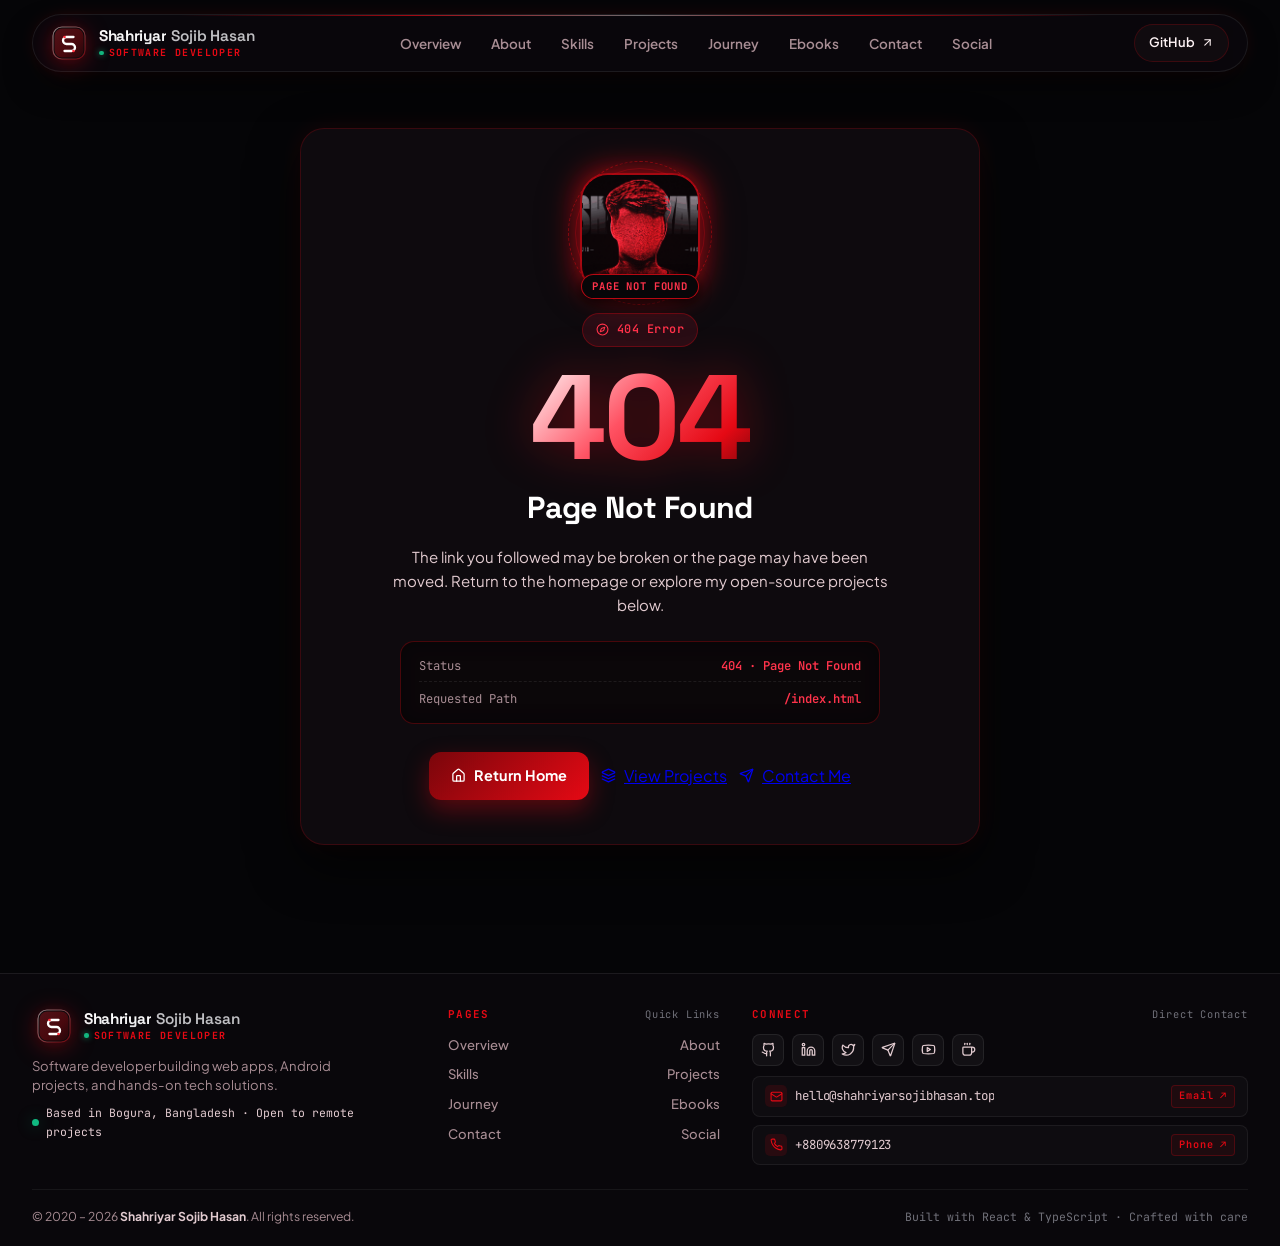
<file: index.html>
<!DOCTYPE html>
<html lang="en" data-theme="dark">
<head>
  <meta charset="UTF-8" />
  <meta name="viewport" content="width=device-width, initial-scale=1.0" />
  <title>Shahriyar Sojib Hasan (শাহরিয়ার সজিব হাসান) — Software Developer, Android Mobile Apps &amp; Systems</title>
  <meta name="description" content="Personal website and portfolio of Shahriyar Sojib Hasan — Software developer from Bogura, Bangladesh, building web applications, Android apps, and hands-on tech projects. Coding since 2020." />
  <meta name="keywords" content="Shahriyar Sojib Hasan, Shahariyar Sojib Hasan, Shahriar Sojib, Sojib Hasan, Shahriyar Sojib, shahriyarsojibhasan, শাহরিয়ার সজিব হাসান, শাহরিয়ার সজীব হাসান, শাহরিয়ার সজিব, সজিব হাসান, Software Developer, Android Apps Developer, Full-Stack Developer, Mobile Apps, Python, Kotlin, React, TypeScript, Linux Cybersecurity, Ethical Hacking Basics, MikroTik Networking, Hardware Diagnostics, Phone Repair, Laptop Repair, Electrical Wiring, Google Play Books Author, RESULTSNIPER-BD, DUOVISTA-PDF-VIEWER, Bogura Bangladesh Developer, shahriyarsojibhasan.top" />
  <meta name="author" content="Shahriyar Sojib Hasan" />
  
  <!-- Search Engine Directives -->
  <meta name="robots" content="index, follow, max-image-preview:large, max-snippet:-1, max-video-preview:-1" />
  <meta http-equiv="Cache-Control" content="no-cache, no-store, must-revalidate" />
  <meta http-equiv="Pragma" content="no-cache" />
  <meta http-equiv="Expires" content="0" />
  <link rel="canonical" href="https://shahriyarsojibhasan.top/" />
  <link rel="alternate" hreflang="x-default" href="https://shahriyarsojibhasan.top/" />
  <link rel="alternate" hreflang="en" href="https://shahriyarsojibhasan.top/" />
  <link rel="alternate" hreflang="bn" href="https://shahriyarsojibhasan.top/" />
  <link rel="alternate" type="text/plain" href="https://shahriyarsojibhasan.top/llms.txt" title="LLM Knowledge Manifest" />

  <!-- Open Graph / Social Media -->
  <meta property="og:type" content="profile" />
  <meta property="og:site_name" content="Shahriyar Sojib Hasan" />
  <meta property="og:title" content="Shahriyar Sojib Hasan — Software Developer, Mobile Apps &amp; Systems" />
  <meta property="og:description" content="Personal website and portfolio of Shahriyar Sojib Hasan. Software developer working on web apps, Android projects, Linux, and electronics." />
  <meta property="og:url" content="https://shahriyarsojibhasan.top/" />
  <meta property="og:image" content="https://shahriyarsojibhasan.top/assets/shahriyar-avatar-dotted.png" />
  <meta property="og:image:width" content="1024" />
  <meta property="og:image:height" content="1024" />
  <meta property="og:image:alt" content="Shahriyar Sojib Hasan — Official 3D Particle Avatar" />

  <!-- Twitter Card -->
  <meta name="twitter:card" content="summary_large_image" />
  <meta name="twitter:site" content="@shahriyarsojib_" />
  <meta name="twitter:creator" content="@shahriyarsojib_" />
  <meta name="twitter:title" content="Shahriyar Sojib Hasan — Software Developer, Mobile Apps &amp; Systems" />
  <meta name="twitter:description" content="Personal website and portfolio of Shahriyar Sojib Hasan. Software developer working on web apps, Android projects, Linux, and electronics." />
  <meta name="twitter:image" content="https://shahriyarsojibhasan.top/assets/shahriyar-avatar-dotted.png" />

  <!-- Multi-Resolution Favicon Suite for Google Search & All Browsers -->
  <link rel="icon" type="image/x-icon" href="/favicon.ico" />
  <link rel="icon" type="image/png" sizes="48x48" href="/favicon-48x48.png" />
  <link rel="icon" type="image/png" sizes="32x32" href="/favicon-32x32.png" />
  <link rel="icon" type="image/png" sizes="16x16" href="/favicon-16x16.png" />
  <link rel="icon" type="image/png" sizes="192x192" href="/android-chrome-192x192.png" />
  <link rel="apple-touch-icon" sizes="180x180" href="/apple-touch-icon.png" />
  <link rel="manifest" href="/site.webmanifest" />
  <meta name="theme-color" content="#070608" />

  <!-- Google Fonts Preconnect -->
  <link rel="preconnect" href="https://fonts.googleapis.com" />
  <link rel="preconnect" href="https://fonts.gstatic.com" crossorigin />
  <link href="https://fonts.googleapis.com/css2?family=JetBrains+Mono:wght@400;500;600;700&family=Plus+Jakarta+Sans:wght@400;500;600;700;800&family=Space+Grotesk:wght@600;700;800&display=swap" rel="stylesheet" />

  <!-- Schema.org JSON-LD Knowledge Graph -->
  <script type="application/ld+json">
  {
    "@context": "https://schema.org",
    "@graph": [
      {
        "@type": "Person",
        "@id": "https://shahriyarsojibhasan.top/#person",
        "name": "Shahriyar Sojib Hasan",
        "givenName": "Shahriyar",
        "additionalName": "Sojib",
        "familyName": "Hasan",
        "alternateName": [
          "Shahriyar Sojib Hasan",
          "Shahariyar Sojib Hasan",
          "Shahriar Sojib Hasan",
          "Shahriyar Sojib",
          "Sojib Hasan",
          "শাহরিয়ার সজিব হাসান",
          "শাহরিয়ার সজীব হাসান",
          "শাহরিয়ার",
          "সজিব হাসান"
        ],
        "disambiguatingDescription": "Author and Full-Stack Developer from Bogura, Bangladesh. Published author of contemporary poetry and speculative fiction on Google Play Books, building web applications and Android mobile apps since 2020.",
        "url": "https://shahriyarsojibhasan.top/",
        "image": {
          "@type": "ImageObject",
          "@id": "https://shahriyarsojibhasan.top/#avatar",
          "name": "Shahriyar Sojib Hasan Official 3D Particle Avatar",
          "url": "https://shahriyarsojibhasan.top/assets/shahriyar-avatar-dotted.png",
          "contentUrl": "https://shahriyarsojibhasan.top/assets/shahriyar-avatar-dotted.png",
          "caption": "Official avatar, developer profile photo, and 3D red particle mask of Shahriyar Sojib Hasan",
          "creditText": "Shahriyar Sojib Hasan",
          "creator": {
            "@type": "Person",
            "name": "Shahriyar Sojib Hasan",
            "url": "https://shahriyarsojibhasan.top/"
          },
          "copyrightNotice": "© 2026 Shahriyar Sojib Hasan. All rights reserved.",
          "license": "https://shahriyarsojibhasan.top/",
          "acquireLicensePage": "https://shahriyarsojibhasan.top/contact/"
        },
        "email": "hello@shahriyarsojibhasan.top",
        "jobTitle": [
          "Author",
          "Full-Stack Developer",
          "Software Developer"
        ],
        "hasOccupation": [
          {
            "@type": "Occupation",
            "name": "Author",
            "description": "Author of contemporary poetry, fiction, and books published on Google Play Books"
          },
          {
            "@type": "Occupation",
            "name": "Full-Stack Developer",
            "description": "Engineering high-performance web applications, Android mobile apps, and edge systems"
          }
        ],
        "nationality": {
          "@type": "Country",
          "name": "Bangladesh"
        },
        "address": {
          "@type": "PostalAddress",
          "addressLocality": "Bogura",
          "addressRegion": "Rajshahi Division",
          "addressCountry": "Bangladesh"
        },
        "knowsAbout": [
          "Software Development",
          "Web Application Engineering",
          "Android Mobile Apps",
          "Creative Writing & Poetry",
          "Google Play Books Publishing",
          "Kotlin",
          "React",
          "TypeScript",
          "Python",
          "Linux Administration",
          "Cybersecurity Basics",
          "MikroTik RouterOS",
          "Hardware Diagnostics"
        ],
        "sameAs": [
          "https://github.com/shahriyarsojibhasan",
          "https://linkedin.com/in/shahriyarsojibhasan",
          "https://x.com/shahriyarsojib_",
          "https://youtube.com/@shahriyarsojibhasan",
          "https://facebook.com/shahriyarsojibhasan",
          "https://instagram.com/shahriyarsojibhasan",
          "https://t.me/shahriyarsojibhasan",
          "https://play.google.com/store/books/author?id=Shahriyar+Sojib+Hasan"
        ]
      },
      {
        "@type": "WebSite",
        "@id": "https://shahriyarsojibhasan.top/#website",
        "url": "https://shahriyarsojibhasan.top/",
        "name": "Shahriyar Sojib Hasan — Official Portfolio",
        "publisher": { "@id": "https://shahriyarsojibhasan.top/#person" },
        "inLanguage": "en-US"
      },
      {
        "@type": "ImageObject",
        "@id": "https://shahriyarsojibhasan.top/#hero-banner",
        "name": "Shahriyar Sojib Hasan 3D Hero Banner",
        "url": "https://shahriyarsojibhasan.top/assets/hero-banner.png",
        "contentUrl": "https://shahriyarsojibhasan.top/assets/hero-banner.png",
        "caption": "Widescreen 3D developer hero banner with monumental typography for Shahriyar Sojib Hasan",
        "creditText": "Shahriyar Sojib Hasan",
        "creator": {
          "@type": "Person",
          "name": "Shahriyar Sojib Hasan",
          "url": "https://shahriyarsojibhasan.top/"
        },
        "copyrightNotice": "© 2026 Shahriyar Sojib Hasan. All rights reserved.",
        "license": "https://shahriyarsojibhasan.top/",
        "acquireLicensePage": "https://shahriyarsojibhasan.top/contact/"
      }
    ]
  }
  </script>
  <!-- Force page load / refresh to always start at top hero -->
  <script>
    if ('scrollRestoration' in history) {
      history.scrollRestoration = 'manual';
    }
    window.scrollTo(0, 0);
  </script>
  <!-- SPA Redirect Receiver for GitHub Pages -->
  <script>
    (function(l) {
      if (l.search[1] === '/' ) {
        var decoded = l.search.slice(1).split('&').map(function(s) { 
          return s.replace(/~and~/g, '&');
        }).join('?');
        window.history.replaceState(null, null,
          l.pathname.slice(0, -1) + decoded + l.hash
        );
      }
    }(window.location));
  </script>
  <script type="module" crossorigin src="/assets/index-Dsr7yHx6.js"></script>
  <link rel="modulepreload" crossorigin href="/assets/react-vendor-DPp-XUHt.js">
  <link rel="modulepreload" crossorigin href="/assets/icons-vendor-o8bgWJP9.js">
  <link rel="stylesheet" crossorigin href="/assets/index-Dm-C2vic.css">
</head>
<body>
  <div id="root"></div>

  <!-- Background Particle Network Canvas -->
  <canvas id="meshCanvas" aria-hidden="true"></canvas>


  <!-- Ambient background mesh logic -->
  <script>
    (function () {
      var canvas = document.getElementById('meshCanvas');
      if (!canvas) return;
      var ctx = canvas.getContext('2d');
      if (!ctx) return;
      var prefersReduced = window.matchMedia && window.matchMedia('(prefers-reduced-motion: reduce)').matches;
      if (prefersReduced) {
        canvas.style.display = 'none';
        return;
      }

      var nodes = [];
      var pointer = { x: -999, y: -999 };
      var isRunning = !document.hidden;
      var lastFrame = 0;

      function resize() {
        var isMobile = window.innerWidth < 768;
        if (isMobile) {
          canvas.style.display = 'none';
          nodes = [];
          return;
        }
        canvas.style.display = 'block';
        canvas.width = window.innerWidth;
        canvas.height = window.innerHeight;
        var count = Math.min(32, Math.floor((canvas.width * canvas.height) / 36000));
        nodes = [];
        for (var i = 0; i < count; i++) {
          nodes.push({
            x: Math.random() * canvas.width,
            y: Math.random() * canvas.height,
            vx: (Math.random() - 0.5) * 0.3,
            vy: (Math.random() - 0.5) * 0.3,
            r: Math.random() * 1.2 + 0.6
          });
        }
      }

      document.addEventListener('visibilitychange', function () {
        isRunning = !document.hidden;
      });

      window.addEventListener('mousemove', function (e) {
        pointer.x = e.clientX;
        pointer.y = e.clientY;
      }, { passive: true });

      window.addEventListener('resize', resize, { passive: true });
      resize();

      function tick(now) {
        requestAnimationFrame(tick);
        if (!isRunning || nodes.length === 0) return;
        // Throttle 2D particle canvas to ~30fps to guarantee butter-smooth 60fps for WebGL & scrolling
        if (now - lastFrame < 32) return;
        lastFrame = now;

        ctx.clearRect(0, 0, canvas.width, canvas.height);
        var dotColor = 'rgba(229, 9, 20, 0.45)';
        var lineBase = '163, 9, 14';

        for (var i = 0; i < nodes.length; i++) {
          var p = nodes[i];
          p.x += p.vx;
          p.y += p.vy;
          if (p.x < 0 || p.x > canvas.width) p.vx *= -1;
          if (p.y < 0 || p.y > canvas.height) p.vy *= -1;

          ctx.fillStyle = dotColor;
          ctx.beginPath();
          ctx.arc(p.x, p.y, p.r, 0, Math.PI * 2);
          ctx.fill();

          for (var j = i + 1; j < nodes.length; j++) {
            var q = nodes[j];
            var dx = p.x - q.x;
            var dy = p.y - q.y;
            if (Math.abs(dx) > 115 || Math.abs(dy) > 115) continue;
            var distSq = dx * dx + dy * dy;
            if (distSq < 13225) { // 115 * 115
              var dist = Math.sqrt(distSq);
              ctx.strokeStyle = 'rgba(' + lineBase + ', ' + (0.16 * (1 - dist / 115)).toFixed(3) + ')';
              ctx.lineWidth = 1;
              ctx.beginPath();
              ctx.moveTo(p.x, p.y);
              ctx.lineTo(q.x, q.y);
              ctx.stroke();
            }
          }

          var mdx = p.x - pointer.x;
          var mdy = p.y - pointer.y;
          if (Math.abs(mdx) < 130 && Math.abs(mdy) < 130) {
            var mdistSq = mdx * mdx + mdy * mdy;
            if (mdistSq < 16900) { // 130 * 130
              var mdist = Math.sqrt(mdistSq);
              ctx.strokeStyle = 'rgba(229, 9, 20, ' + (0.28 * (1 - mdist / 130)).toFixed(3) + ')';
              ctx.lineWidth = 1;
              ctx.beginPath();
              ctx.moveTo(p.x, p.y);
              ctx.lineTo(pointer.x, pointer.y);
              ctx.stroke();
            }
          }
        }
      }
      requestAnimationFrame(tick);
    })();
  </script>
</body>
</html>
</file>
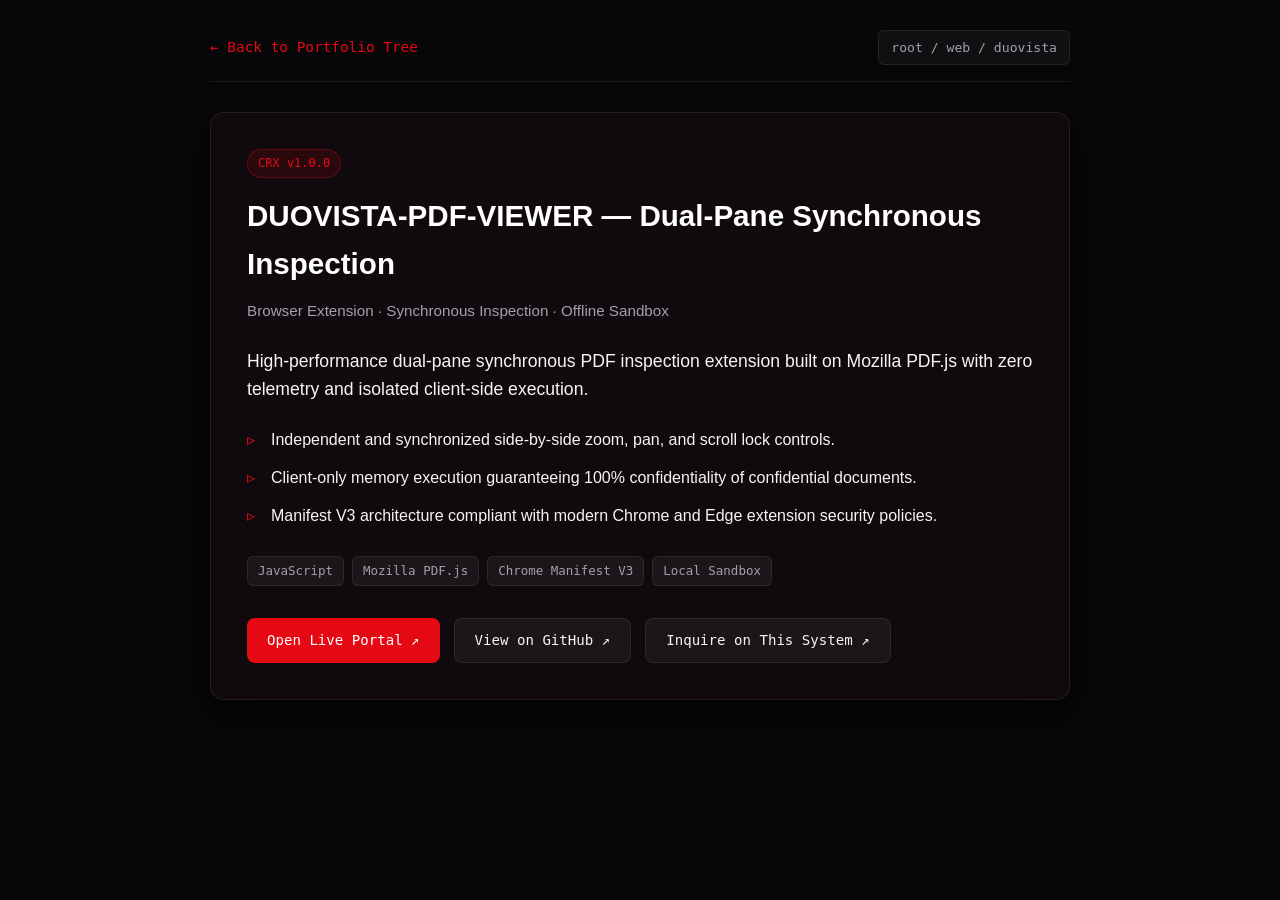
<file: projects/duovista.html>
<!DOCTYPE html>
<html lang="en" data-theme="dark">
<head>
  <meta charset="UTF-8" />
  <meta name="viewport" content="width=device-width, initial-scale=1.0" />
  <title>DUOVISTA-PDF-VIEWER — Dual-Pane Synchronous Inspection — Shahriyar Sojib Hasan</title>
  <meta name="description" content="High-performance dual-pane synchronous PDF inspection extension built on Mozilla PDF.js with zero telemetry and isolated client-side execution." />
  <link rel="icon" type="image/x-icon" href="/favicon.ico" />
  <link rel="icon" type="image/png" sizes="32x32" href="/favicon-32x32.png" />
  <style>
    :root {
      --bg: #070608;
      --card-bg: rgba(18, 12, 16, 0.85);
      --border: rgba(255, 255, 255, 0.08);
      --accent: #e50914;
      --accent-glow: rgba(229, 9, 20, 0.35);
      --text: #f5f5f7;
      --muted: #a1a1aa;
      --font-sans: -apple-system, BlinkMacSystemFont, "Segoe UI", Roboto, sans-serif;
      --font-mono: ui-monospace, SFMono-Regular, "JetBrains Mono", Menlo, monospace;
      --radius: 14px;
    }
    * { box-sizing: border-box; margin: 0; padding: 0; }
    body {
      background: var(--bg);
      color: var(--text);
      font-family: var(--font-sans);
      line-height: 1.6;
      padding: 30px 20px;
    }
    .container {
      max-width: 860px;
      margin: 0 auto;
    }
    .nav-bar {
      display: flex;
      justify-content: space-between;
      align-items: center;
      margin-bottom: 30px;
      padding-bottom: 16px;
      border-bottom: 1px solid var(--border);
    }
    .back-btn {
      color: var(--accent);
      text-decoration: none;
      font-family: var(--font-mono);
      font-size: 0.9rem;
      display: flex;
      align-items: center;
      gap: 6px;
    }
    .back-btn:hover { text-decoration: underline; }
    .tree-crumb {
      font-family: var(--font-mono);
      font-size: 0.82rem;
      color: var(--muted);
      background: rgba(255, 255, 255, 0.04);
      padding: 6px 12px;
      border-radius: 6px;
      border: 1px solid var(--border);
    }
    .detail-card {
      background: var(--card-bg);
      border: 1px solid var(--border);
      border-radius: var(--radius);
      padding: 36px;
      box-shadow: 0 15px 40px rgba(0,0,0,0.5);
    }
    .badge {
      display: inline-block;
      font-family: var(--font-mono);
      font-size: 0.75rem;
      color: var(--accent);
      background: rgba(229, 9, 20, 0.12);
      border: 1px solid rgba(229, 9, 20, 0.3);
      padding: 4px 10px;
      border-radius: 20px;
      margin-bottom: 14px;
    }
    h1 {
      font-size: 1.85rem;
      font-weight: 700;
      margin-bottom: 12px;
      color: #fff;
    }
    .category {
      font-size: 0.95rem;
      color: var(--muted);
      margin-bottom: 24px;
    }
    .desc {
      font-size: 1.1rem;
      margin-bottom: 24px;
      color: var(--text);
    }
    .points-list {
      list-style: none;
      margin-bottom: 28px;
    }
    .points-list li {
      position: relative;
      padding-left: 24px;
      margin-bottom: 12px;
      color: var(--text);
    }
    .points-list li::before {
      content: "▹";
      position: absolute;
      left: 0;
      color: var(--accent);
    }
    .chips {
      display: flex;
      flex-wrap: wrap;
      gap: 8px;
      margin-bottom: 32px;
    }
    .chip {
      font-family: var(--font-mono);
      font-size: 0.78rem;
      background: rgba(255, 255, 255, 0.05);
      border: 1px solid var(--border);
      color: var(--muted);
      padding: 4px 10px;
      border-radius: 6px;
    }
    .actions {
      display: flex;
      gap: 14px;
      flex-wrap: wrap;
    }
    .btn {
      display: inline-flex;
      align-items: center;
      gap: 6px;
      padding: 10px 20px;
      border-radius: 8px;
      text-decoration: none;
      font-family: var(--font-mono);
      font-size: 0.88rem;
      transition: all 0.2s;
    }
    .btn-primary {
      background: var(--accent);
      color: #fff;
    }
    .btn-primary:hover {
      background: #c20710;
      box-shadow: 0 0 16px var(--accent-glow);
    }
    .btn-outline {
      background: rgba(255, 255, 255, 0.05);
      border: 1px solid var(--border);
      color: var(--text);
    }
    .btn-outline:hover {
      border-color: var(--accent);
    }
  </style>
</head>
<body>
  <div class="container">
    <div class="nav-bar">
      <a href="/#projects" class="back-btn">← Back to Portfolio Tree</a>
      <div class="tree-crumb">root / web / duovista</div>
    </div>

    <article class="detail-card">
      <span class="badge">CRX v1.0.0</span>
      <h1>DUOVISTA-PDF-VIEWER — Dual-Pane Synchronous Inspection</h1>
      <div class="category">Browser Extension · Synchronous Inspection · Offline Sandbox</div>
      <p class="desc">High-performance dual-pane synchronous PDF inspection extension built on Mozilla PDF.js with zero telemetry and isolated client-side execution.</p>

      <ul class="points-list">
        <li>Independent and synchronized side-by-side zoom, pan, and scroll lock controls.</li><li>Client-only memory execution guaranteeing 100% confidentiality of confidential documents.</li><li>Manifest V3 architecture compliant with modern Chrome and Edge extension security policies.</li>
      </ul>

      <div class="chips">
        <span class='chip'>JavaScript</span><span class='chip'>Mozilla PDF.js</span><span class='chip'>Chrome Manifest V3</span><span class='chip'>Local Sandbox</span>
      </div>

      <div class="actions">
        <a href="https://github.com/shahriyarsojibhasan/DUOVISTA-PDF-VIEWER" target="_blank" rel="noopener" class="btn btn-primary">Open Live Portal ↗</a>
        <a href="https://github.com/shahriyarsojibhasan/DUOVISTA-PDF-VIEWER" target="_blank" rel="noopener" class="btn btn-outline">View on GitHub ↗</a>
        <a href="/#contact" class="btn btn-outline">Inquire on This System ↗</a>
      </div>
    </article>
  </div>
</body>
</html>
</file>
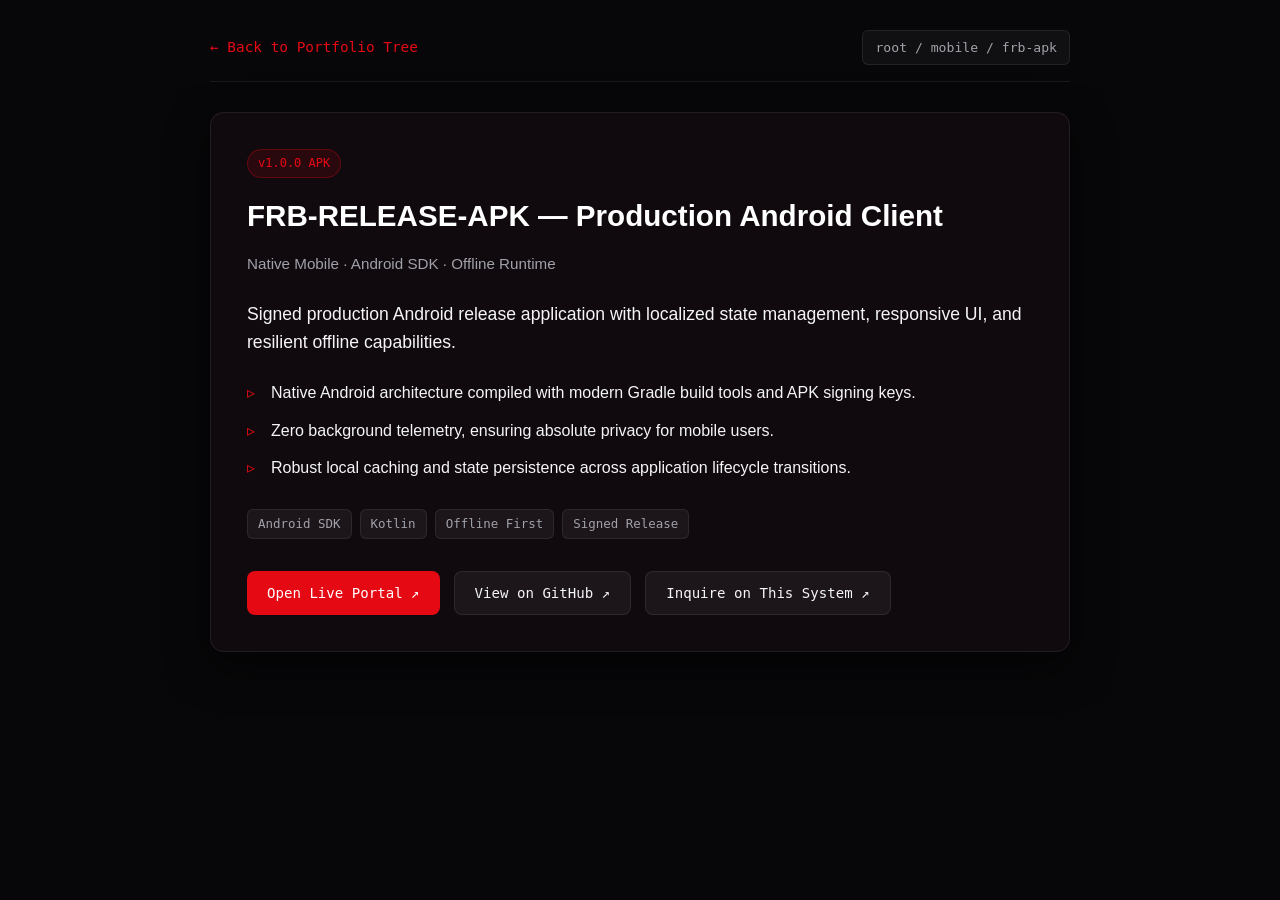
<file: projects/frb-apk.html>
<!DOCTYPE html>
<html lang="en" data-theme="dark">
<head>
  <meta charset="UTF-8" />
  <meta name="viewport" content="width=device-width, initial-scale=1.0" />
  <title>FRB-RELEASE-APK — Production Android Client — Shahriyar Sojib Hasan</title>
  <meta name="description" content="Signed production Android release application with localized state management, responsive UI, and resilient offline capabilities." />
  <link rel="icon" type="image/x-icon" href="/favicon.ico" />
  <link rel="icon" type="image/png" sizes="32x32" href="/favicon-32x32.png" />
  <style>
    :root {
      --bg: #070608;
      --card-bg: rgba(18, 12, 16, 0.85);
      --border: rgba(255, 255, 255, 0.08);
      --accent: #e50914;
      --accent-glow: rgba(229, 9, 20, 0.35);
      --text: #f5f5f7;
      --muted: #a1a1aa;
      --font-sans: -apple-system, BlinkMacSystemFont, "Segoe UI", Roboto, sans-serif;
      --font-mono: ui-monospace, SFMono-Regular, "JetBrains Mono", Menlo, monospace;
      --radius: 14px;
    }
    * { box-sizing: border-box; margin: 0; padding: 0; }
    body {
      background: var(--bg);
      color: var(--text);
      font-family: var(--font-sans);
      line-height: 1.6;
      padding: 30px 20px;
    }
    .container {
      max-width: 860px;
      margin: 0 auto;
    }
    .nav-bar {
      display: flex;
      justify-content: space-between;
      align-items: center;
      margin-bottom: 30px;
      padding-bottom: 16px;
      border-bottom: 1px solid var(--border);
    }
    .back-btn {
      color: var(--accent);
      text-decoration: none;
      font-family: var(--font-mono);
      font-size: 0.9rem;
      display: flex;
      align-items: center;
      gap: 6px;
    }
    .back-btn:hover { text-decoration: underline; }
    .tree-crumb {
      font-family: var(--font-mono);
      font-size: 0.82rem;
      color: var(--muted);
      background: rgba(255, 255, 255, 0.04);
      padding: 6px 12px;
      border-radius: 6px;
      border: 1px solid var(--border);
    }
    .detail-card {
      background: var(--card-bg);
      border: 1px solid var(--border);
      border-radius: var(--radius);
      padding: 36px;
      box-shadow: 0 15px 40px rgba(0,0,0,0.5);
    }
    .badge {
      display: inline-block;
      font-family: var(--font-mono);
      font-size: 0.75rem;
      color: var(--accent);
      background: rgba(229, 9, 20, 0.12);
      border: 1px solid rgba(229, 9, 20, 0.3);
      padding: 4px 10px;
      border-radius: 20px;
      margin-bottom: 14px;
    }
    h1 {
      font-size: 1.85rem;
      font-weight: 700;
      margin-bottom: 12px;
      color: #fff;
    }
    .category {
      font-size: 0.95rem;
      color: var(--muted);
      margin-bottom: 24px;
    }
    .desc {
      font-size: 1.1rem;
      margin-bottom: 24px;
      color: var(--text);
    }
    .points-list {
      list-style: none;
      margin-bottom: 28px;
    }
    .points-list li {
      position: relative;
      padding-left: 24px;
      margin-bottom: 12px;
      color: var(--text);
    }
    .points-list li::before {
      content: "▹";
      position: absolute;
      left: 0;
      color: var(--accent);
    }
    .chips {
      display: flex;
      flex-wrap: wrap;
      gap: 8px;
      margin-bottom: 32px;
    }
    .chip {
      font-family: var(--font-mono);
      font-size: 0.78rem;
      background: rgba(255, 255, 255, 0.05);
      border: 1px solid var(--border);
      color: var(--muted);
      padding: 4px 10px;
      border-radius: 6px;
    }
    .actions {
      display: flex;
      gap: 14px;
      flex-wrap: wrap;
    }
    .btn {
      display: inline-flex;
      align-items: center;
      gap: 6px;
      padding: 10px 20px;
      border-radius: 8px;
      text-decoration: none;
      font-family: var(--font-mono);
      font-size: 0.88rem;
      transition: all 0.2s;
    }
    .btn-primary {
      background: var(--accent);
      color: #fff;
    }
    .btn-primary:hover {
      background: #c20710;
      box-shadow: 0 0 16px var(--accent-glow);
    }
    .btn-outline {
      background: rgba(255, 255, 255, 0.05);
      border: 1px solid var(--border);
      color: var(--text);
    }
    .btn-outline:hover {
      border-color: var(--accent);
    }
  </style>
</head>
<body>
  <div class="container">
    <div class="nav-bar">
      <a href="/#projects" class="back-btn">← Back to Portfolio Tree</a>
      <div class="tree-crumb">root / mobile / frb-apk</div>
    </div>

    <article class="detail-card">
      <span class="badge">v1.0.0 APK</span>
      <h1>FRB-RELEASE-APK — Production Android Client</h1>
      <div class="category">Native Mobile · Android SDK · Offline Runtime</div>
      <p class="desc">Signed production Android release application with localized state management, responsive UI, and resilient offline capabilities.</p>

      <ul class="points-list">
        <li>Native Android architecture compiled with modern Gradle build tools and APK signing keys.</li><li>Zero background telemetry, ensuring absolute privacy for mobile users.</li><li>Robust local caching and state persistence across application lifecycle transitions.</li>
      </ul>

      <div class="chips">
        <span class='chip'>Android SDK</span><span class='chip'>Kotlin</span><span class='chip'>Offline First</span><span class='chip'>Signed Release</span>
      </div>

      <div class="actions">
        <a href="https://github.com/shahriyarsojibhasan/FRB-RELEASE-APK" target="_blank" rel="noopener" class="btn btn-primary">Open Live Portal ↗</a>
        <a href="https://github.com/shahriyarsojibhasan/FRB-RELEASE-APK" target="_blank" rel="noopener" class="btn btn-outline">View on GitHub ↗</a>
        <a href="/#contact" class="btn btn-outline">Inquire on This System ↗</a>
      </div>
    </article>
  </div>
</body>
</html>
</file>
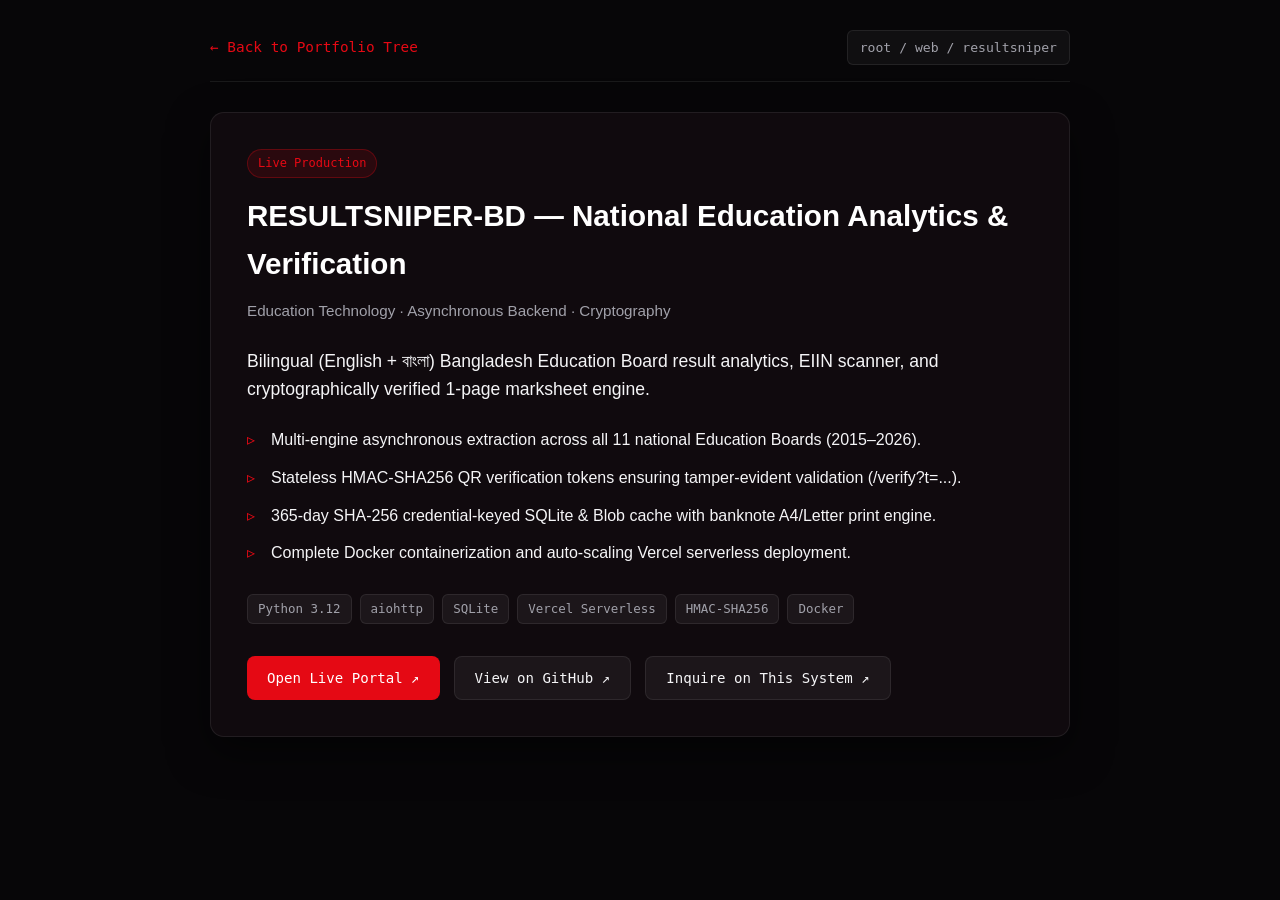
<file: projects/resultsniper.html>
<!DOCTYPE html>
<html lang="en" data-theme="dark">
<head>
  <meta charset="UTF-8" />
  <meta name="viewport" content="width=device-width, initial-scale=1.0" />
  <title>RESULTSNIPER-BD — National Education Analytics & Verification — Shahriyar Sojib Hasan</title>
  <meta name="description" content="Bilingual (English + বাংলা) Bangladesh Education Board result analytics, EIIN scanner, and cryptographically verified 1-page marksheet engine." />
  <link rel="icon" type="image/x-icon" href="/favicon.ico" />
  <link rel="icon" type="image/png" sizes="32x32" href="/favicon-32x32.png" />
  <style>
    :root {
      --bg: #070608;
      --card-bg: rgba(18, 12, 16, 0.85);
      --border: rgba(255, 255, 255, 0.08);
      --accent: #e50914;
      --accent-glow: rgba(229, 9, 20, 0.35);
      --text: #f5f5f7;
      --muted: #a1a1aa;
      --font-sans: -apple-system, BlinkMacSystemFont, "Segoe UI", Roboto, sans-serif;
      --font-mono: ui-monospace, SFMono-Regular, "JetBrains Mono", Menlo, monospace;
      --radius: 14px;
    }
    * { box-sizing: border-box; margin: 0; padding: 0; }
    body {
      background: var(--bg);
      color: var(--text);
      font-family: var(--font-sans);
      line-height: 1.6;
      padding: 30px 20px;
    }
    .container {
      max-width: 860px;
      margin: 0 auto;
    }
    .nav-bar {
      display: flex;
      justify-content: space-between;
      align-items: center;
      margin-bottom: 30px;
      padding-bottom: 16px;
      border-bottom: 1px solid var(--border);
    }
    .back-btn {
      color: var(--accent);
      text-decoration: none;
      font-family: var(--font-mono);
      font-size: 0.9rem;
      display: flex;
      align-items: center;
      gap: 6px;
    }
    .back-btn:hover { text-decoration: underline; }
    .tree-crumb {
      font-family: var(--font-mono);
      font-size: 0.82rem;
      color: var(--muted);
      background: rgba(255, 255, 255, 0.04);
      padding: 6px 12px;
      border-radius: 6px;
      border: 1px solid var(--border);
    }
    .detail-card {
      background: var(--card-bg);
      border: 1px solid var(--border);
      border-radius: var(--radius);
      padding: 36px;
      box-shadow: 0 15px 40px rgba(0,0,0,0.5);
    }
    .badge {
      display: inline-block;
      font-family: var(--font-mono);
      font-size: 0.75rem;
      color: var(--accent);
      background: rgba(229, 9, 20, 0.12);
      border: 1px solid rgba(229, 9, 20, 0.3);
      padding: 4px 10px;
      border-radius: 20px;
      margin-bottom: 14px;
    }
    h1 {
      font-size: 1.85rem;
      font-weight: 700;
      margin-bottom: 12px;
      color: #fff;
    }
    .category {
      font-size: 0.95rem;
      color: var(--muted);
      margin-bottom: 24px;
    }
    .desc {
      font-size: 1.1rem;
      margin-bottom: 24px;
      color: var(--text);
    }
    .points-list {
      list-style: none;
      margin-bottom: 28px;
    }
    .points-list li {
      position: relative;
      padding-left: 24px;
      margin-bottom: 12px;
      color: var(--text);
    }
    .points-list li::before {
      content: "▹";
      position: absolute;
      left: 0;
      color: var(--accent);
    }
    .chips {
      display: flex;
      flex-wrap: wrap;
      gap: 8px;
      margin-bottom: 32px;
    }
    .chip {
      font-family: var(--font-mono);
      font-size: 0.78rem;
      background: rgba(255, 255, 255, 0.05);
      border: 1px solid var(--border);
      color: var(--muted);
      padding: 4px 10px;
      border-radius: 6px;
    }
    .actions {
      display: flex;
      gap: 14px;
      flex-wrap: wrap;
    }
    .btn {
      display: inline-flex;
      align-items: center;
      gap: 6px;
      padding: 10px 20px;
      border-radius: 8px;
      text-decoration: none;
      font-family: var(--font-mono);
      font-size: 0.88rem;
      transition: all 0.2s;
    }
    .btn-primary {
      background: var(--accent);
      color: #fff;
    }
    .btn-primary:hover {
      background: #c20710;
      box-shadow: 0 0 16px var(--accent-glow);
    }
    .btn-outline {
      background: rgba(255, 255, 255, 0.05);
      border: 1px solid var(--border);
      color: var(--text);
    }
    .btn-outline:hover {
      border-color: var(--accent);
    }
  </style>
</head>
<body>
  <div class="container">
    <div class="nav-bar">
      <a href="/#projects" class="back-btn">← Back to Portfolio Tree</a>
      <div class="tree-crumb">root / web / resultsniper</div>
    </div>

    <article class="detail-card">
      <span class="badge">Live Production</span>
      <h1>RESULTSNIPER-BD — National Education Analytics & Verification</h1>
      <div class="category">Education Technology · Asynchronous Backend · Cryptography</div>
      <p class="desc">Bilingual (English + বাংলা) Bangladesh Education Board result analytics, EIIN scanner, and cryptographically verified 1-page marksheet engine.</p>

      <ul class="points-list">
        <li>Multi-engine asynchronous extraction across all 11 national Education Boards (2015–2026).</li><li>Stateless HMAC-SHA256 QR verification tokens ensuring tamper-evident validation (/verify?t=...).</li><li>365-day SHA-256 credential-keyed SQLite & Blob cache with banknote A4/Letter print engine.</li><li>Complete Docker containerization and auto-scaling Vercel serverless deployment.</li>
      </ul>

      <div class="chips">
        <span class='chip'>Python 3.12</span><span class='chip'>aiohttp</span><span class='chip'>SQLite</span><span class='chip'>Vercel Serverless</span><span class='chip'>HMAC-SHA256</span><span class='chip'>Docker</span>
      </div>

      <div class="actions">
        <a href="https://resultsniper-bd.vercel.app" target="_blank" rel="noopener" class="btn btn-primary">Open Live Portal ↗</a>
        <a href="https://github.com/shahriyarsojibhasan/RESULTSNIPER-BD" target="_blank" rel="noopener" class="btn btn-outline">View on GitHub ↗</a>
        <a href="/#contact" class="btn btn-outline">Inquire on This System ↗</a>
      </div>
    </article>
  </div>
</body>
</html>
</file>
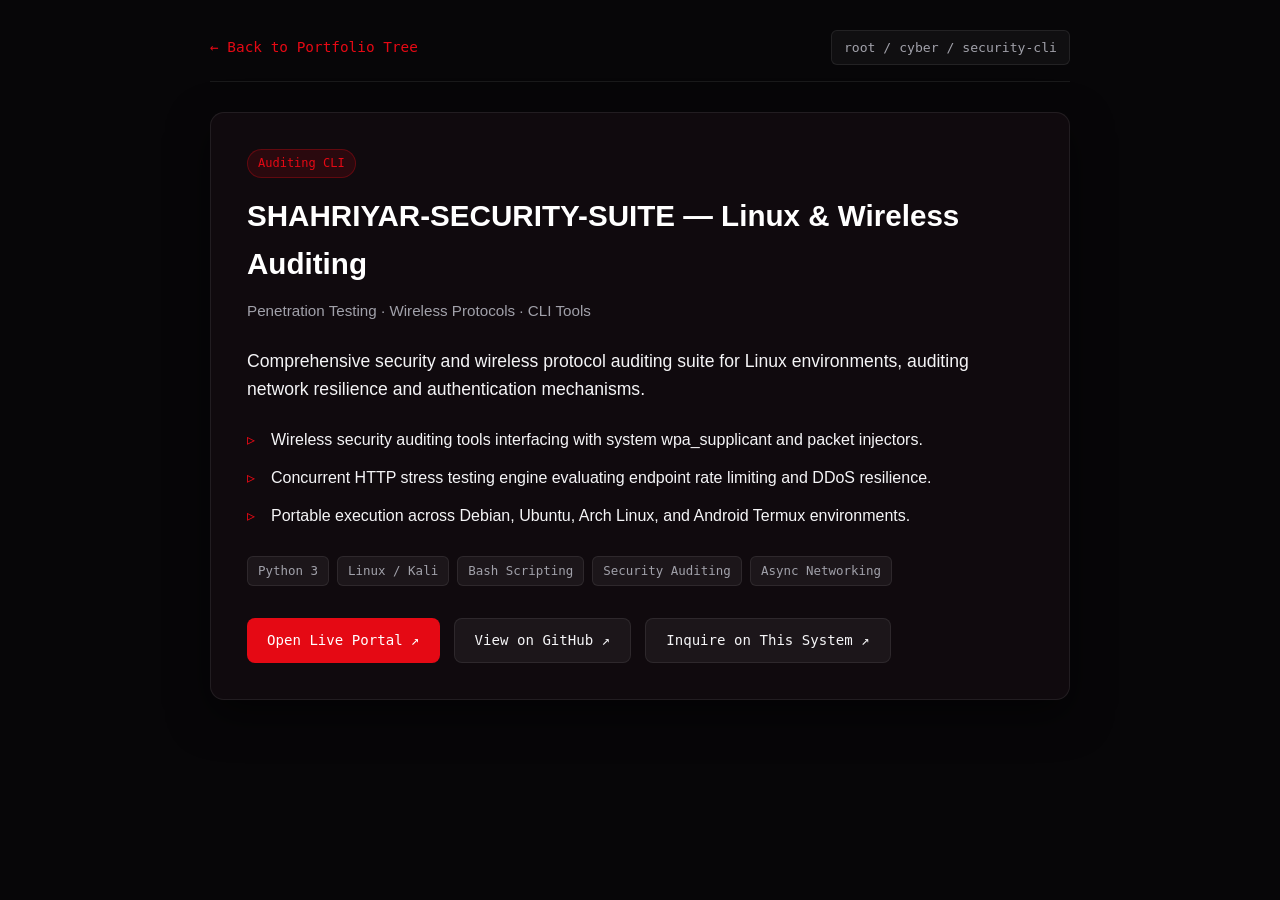
<file: projects/security-cli.html>
<!DOCTYPE html>
<html lang="en" data-theme="dark">
<head>
  <meta charset="UTF-8" />
  <meta name="viewport" content="width=device-width, initial-scale=1.0" />
  <title>SHAHRIYAR-SECURITY-SUITE — Linux & Wireless Auditing — Shahriyar Sojib Hasan</title>
  <meta name="description" content="Comprehensive security and wireless protocol auditing suite for Linux environments, auditing network resilience and authentication mechanisms." />
  <link rel="icon" type="image/x-icon" href="/favicon.ico" />
  <link rel="icon" type="image/png" sizes="32x32" href="/favicon-32x32.png" />
  <style>
    :root {
      --bg: #070608;
      --card-bg: rgba(18, 12, 16, 0.85);
      --border: rgba(255, 255, 255, 0.08);
      --accent: #e50914;
      --accent-glow: rgba(229, 9, 20, 0.35);
      --text: #f5f5f7;
      --muted: #a1a1aa;
      --font-sans: -apple-system, BlinkMacSystemFont, "Segoe UI", Roboto, sans-serif;
      --font-mono: ui-monospace, SFMono-Regular, "JetBrains Mono", Menlo, monospace;
      --radius: 14px;
    }
    * { box-sizing: border-box; margin: 0; padding: 0; }
    body {
      background: var(--bg);
      color: var(--text);
      font-family: var(--font-sans);
      line-height: 1.6;
      padding: 30px 20px;
    }
    .container {
      max-width: 860px;
      margin: 0 auto;
    }
    .nav-bar {
      display: flex;
      justify-content: space-between;
      align-items: center;
      margin-bottom: 30px;
      padding-bottom: 16px;
      border-bottom: 1px solid var(--border);
    }
    .back-btn {
      color: var(--accent);
      text-decoration: none;
      font-family: var(--font-mono);
      font-size: 0.9rem;
      display: flex;
      align-items: center;
      gap: 6px;
    }
    .back-btn:hover { text-decoration: underline; }
    .tree-crumb {
      font-family: var(--font-mono);
      font-size: 0.82rem;
      color: var(--muted);
      background: rgba(255, 255, 255, 0.04);
      padding: 6px 12px;
      border-radius: 6px;
      border: 1px solid var(--border);
    }
    .detail-card {
      background: var(--card-bg);
      border: 1px solid var(--border);
      border-radius: var(--radius);
      padding: 36px;
      box-shadow: 0 15px 40px rgba(0,0,0,0.5);
    }
    .badge {
      display: inline-block;
      font-family: var(--font-mono);
      font-size: 0.75rem;
      color: var(--accent);
      background: rgba(229, 9, 20, 0.12);
      border: 1px solid rgba(229, 9, 20, 0.3);
      padding: 4px 10px;
      border-radius: 20px;
      margin-bottom: 14px;
    }
    h1 {
      font-size: 1.85rem;
      font-weight: 700;
      margin-bottom: 12px;
      color: #fff;
    }
    .category {
      font-size: 0.95rem;
      color: var(--muted);
      margin-bottom: 24px;
    }
    .desc {
      font-size: 1.1rem;
      margin-bottom: 24px;
      color: var(--text);
    }
    .points-list {
      list-style: none;
      margin-bottom: 28px;
    }
    .points-list li {
      position: relative;
      padding-left: 24px;
      margin-bottom: 12px;
      color: var(--text);
    }
    .points-list li::before {
      content: "▹";
      position: absolute;
      left: 0;
      color: var(--accent);
    }
    .chips {
      display: flex;
      flex-wrap: wrap;
      gap: 8px;
      margin-bottom: 32px;
    }
    .chip {
      font-family: var(--font-mono);
      font-size: 0.78rem;
      background: rgba(255, 255, 255, 0.05);
      border: 1px solid var(--border);
      color: var(--muted);
      padding: 4px 10px;
      border-radius: 6px;
    }
    .actions {
      display: flex;
      gap: 14px;
      flex-wrap: wrap;
    }
    .btn {
      display: inline-flex;
      align-items: center;
      gap: 6px;
      padding: 10px 20px;
      border-radius: 8px;
      text-decoration: none;
      font-family: var(--font-mono);
      font-size: 0.88rem;
      transition: all 0.2s;
    }
    .btn-primary {
      background: var(--accent);
      color: #fff;
    }
    .btn-primary:hover {
      background: #c20710;
      box-shadow: 0 0 16px var(--accent-glow);
    }
    .btn-outline {
      background: rgba(255, 255, 255, 0.05);
      border: 1px solid var(--border);
      color: var(--text);
    }
    .btn-outline:hover {
      border-color: var(--accent);
    }
  </style>
</head>
<body>
  <div class="container">
    <div class="nav-bar">
      <a href="/#projects" class="back-btn">← Back to Portfolio Tree</a>
      <div class="tree-crumb">root / cyber / security-cli</div>
    </div>

    <article class="detail-card">
      <span class="badge">Auditing CLI</span>
      <h1>SHAHRIYAR-SECURITY-SUITE — Linux & Wireless Auditing</h1>
      <div class="category">Penetration Testing · Wireless Protocols · CLI Tools</div>
      <p class="desc">Comprehensive security and wireless protocol auditing suite for Linux environments, auditing network resilience and authentication mechanisms.</p>

      <ul class="points-list">
        <li>Wireless security auditing tools interfacing with system wpa_supplicant and packet injectors.</li><li>Concurrent HTTP stress testing engine evaluating endpoint rate limiting and DDoS resilience.</li><li>Portable execution across Debian, Ubuntu, Arch Linux, and Android Termux environments.</li>
      </ul>

      <div class="chips">
        <span class='chip'>Python 3</span><span class='chip'>Linux / Kali</span><span class='chip'>Bash Scripting</span><span class='chip'>Security Auditing</span><span class='chip'>Async Networking</span>
      </div>

      <div class="actions">
        <a href="https://github.com/shahriyarsojibhasan/SHAHRIYAR-WIFI-CRACK" target="_blank" rel="noopener" class="btn btn-primary">Open Live Portal ↗</a>
        <a href="https://github.com/shahriyarsojibhasan/SHAHRIYAR-WIFI-CRACK" target="_blank" rel="noopener" class="btn btn-outline">View on GitHub ↗</a>
        <a href="/#contact" class="btn btn-outline">Inquire on This System ↗</a>
      </div>
    </article>
  </div>
</body>
</html>
</file>
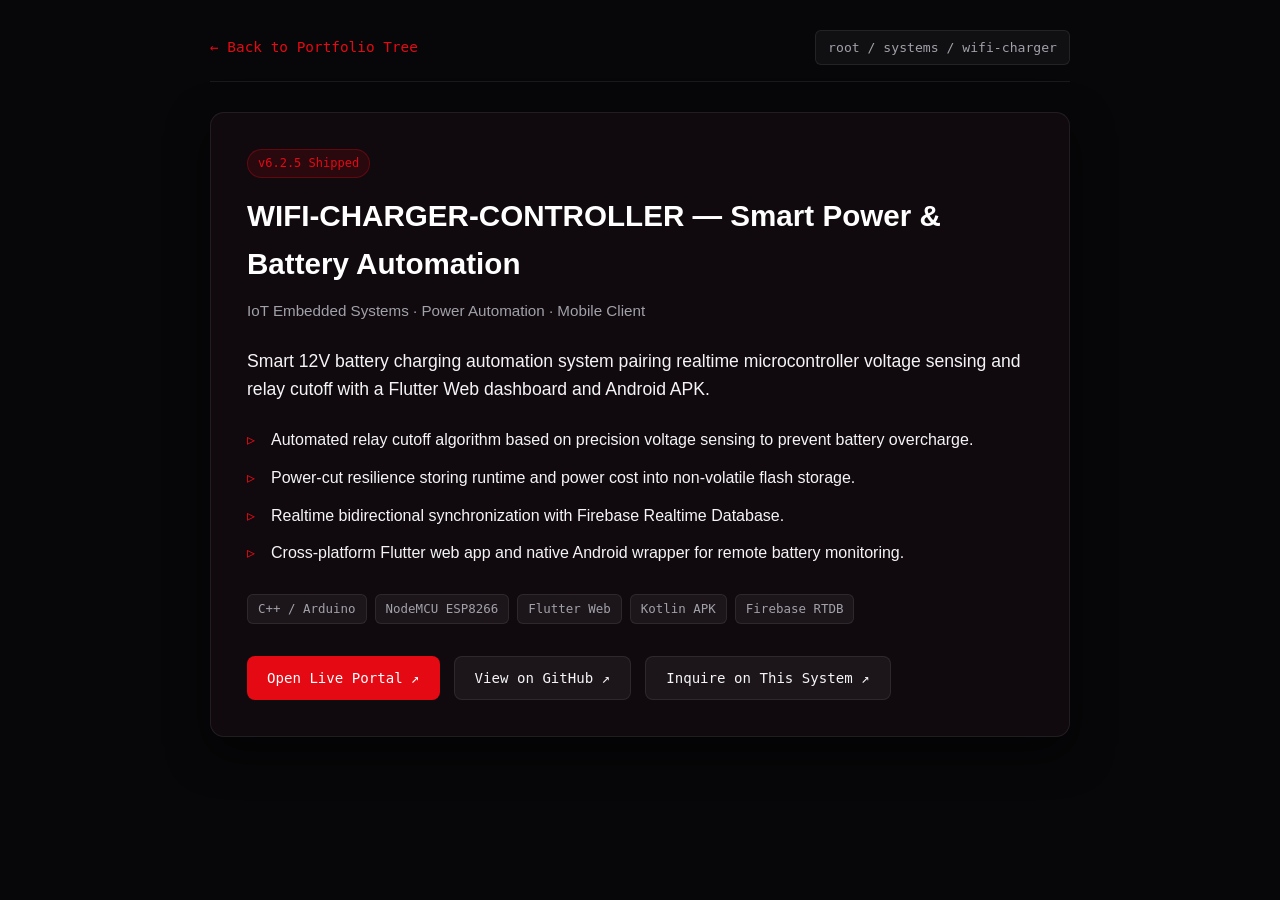
<file: projects/wifi-charger.html>
<!DOCTYPE html>
<html lang="en" data-theme="dark">
<head>
  <meta charset="UTF-8" />
  <meta name="viewport" content="width=device-width, initial-scale=1.0" />
  <title>WIFI-CHARGER-CONTROLLER — Smart Power & Battery Automation — Shahriyar Sojib Hasan</title>
  <meta name="description" content="Smart 12V battery charging automation system pairing realtime microcontroller voltage sensing and relay cutoff with a Flutter Web dashboard and Android APK." />
  <link rel="icon" type="image/x-icon" href="/favicon.ico" />
  <link rel="icon" type="image/png" sizes="32x32" href="/favicon-32x32.png" />
  <style>
    :root {
      --bg: #070608;
      --card-bg: rgba(18, 12, 16, 0.85);
      --border: rgba(255, 255, 255, 0.08);
      --accent: #e50914;
      --accent-glow: rgba(229, 9, 20, 0.35);
      --text: #f5f5f7;
      --muted: #a1a1aa;
      --font-sans: -apple-system, BlinkMacSystemFont, "Segoe UI", Roboto, sans-serif;
      --font-mono: ui-monospace, SFMono-Regular, "JetBrains Mono", Menlo, monospace;
      --radius: 14px;
    }
    * { box-sizing: border-box; margin: 0; padding: 0; }
    body {
      background: var(--bg);
      color: var(--text);
      font-family: var(--font-sans);
      line-height: 1.6;
      padding: 30px 20px;
    }
    .container {
      max-width: 860px;
      margin: 0 auto;
    }
    .nav-bar {
      display: flex;
      justify-content: space-between;
      align-items: center;
      margin-bottom: 30px;
      padding-bottom: 16px;
      border-bottom: 1px solid var(--border);
    }
    .back-btn {
      color: var(--accent);
      text-decoration: none;
      font-family: var(--font-mono);
      font-size: 0.9rem;
      display: flex;
      align-items: center;
      gap: 6px;
    }
    .back-btn:hover { text-decoration: underline; }
    .tree-crumb {
      font-family: var(--font-mono);
      font-size: 0.82rem;
      color: var(--muted);
      background: rgba(255, 255, 255, 0.04);
      padding: 6px 12px;
      border-radius: 6px;
      border: 1px solid var(--border);
    }
    .detail-card {
      background: var(--card-bg);
      border: 1px solid var(--border);
      border-radius: var(--radius);
      padding: 36px;
      box-shadow: 0 15px 40px rgba(0,0,0,0.5);
    }
    .badge {
      display: inline-block;
      font-family: var(--font-mono);
      font-size: 0.75rem;
      color: var(--accent);
      background: rgba(229, 9, 20, 0.12);
      border: 1px solid rgba(229, 9, 20, 0.3);
      padding: 4px 10px;
      border-radius: 20px;
      margin-bottom: 14px;
    }
    h1 {
      font-size: 1.85rem;
      font-weight: 700;
      margin-bottom: 12px;
      color: #fff;
    }
    .category {
      font-size: 0.95rem;
      color: var(--muted);
      margin-bottom: 24px;
    }
    .desc {
      font-size: 1.1rem;
      margin-bottom: 24px;
      color: var(--text);
    }
    .points-list {
      list-style: none;
      margin-bottom: 28px;
    }
    .points-list li {
      position: relative;
      padding-left: 24px;
      margin-bottom: 12px;
      color: var(--text);
    }
    .points-list li::before {
      content: "▹";
      position: absolute;
      left: 0;
      color: var(--accent);
    }
    .chips {
      display: flex;
      flex-wrap: wrap;
      gap: 8px;
      margin-bottom: 32px;
    }
    .chip {
      font-family: var(--font-mono);
      font-size: 0.78rem;
      background: rgba(255, 255, 255, 0.05);
      border: 1px solid var(--border);
      color: var(--muted);
      padding: 4px 10px;
      border-radius: 6px;
    }
    .actions {
      display: flex;
      gap: 14px;
      flex-wrap: wrap;
    }
    .btn {
      display: inline-flex;
      align-items: center;
      gap: 6px;
      padding: 10px 20px;
      border-radius: 8px;
      text-decoration: none;
      font-family: var(--font-mono);
      font-size: 0.88rem;
      transition: all 0.2s;
    }
    .btn-primary {
      background: var(--accent);
      color: #fff;
    }
    .btn-primary:hover {
      background: #c20710;
      box-shadow: 0 0 16px var(--accent-glow);
    }
    .btn-outline {
      background: rgba(255, 255, 255, 0.05);
      border: 1px solid var(--border);
      color: var(--text);
    }
    .btn-outline:hover {
      border-color: var(--accent);
    }
  </style>
</head>
<body>
  <div class="container">
    <div class="nav-bar">
      <a href="/#projects" class="back-btn">← Back to Portfolio Tree</a>
      <div class="tree-crumb">root / systems / wifi-charger</div>
    </div>

    <article class="detail-card">
      <span class="badge">v6.2.5 Shipped</span>
      <h1>WIFI-CHARGER-CONTROLLER — Smart Power & Battery Automation</h1>
      <div class="category">IoT Embedded Systems · Power Automation · Mobile Client</div>
      <p class="desc">Smart 12V battery charging automation system pairing realtime microcontroller voltage sensing and relay cutoff with a Flutter Web dashboard and Android APK.</p>

      <ul class="points-list">
        <li>Automated relay cutoff algorithm based on precision voltage sensing to prevent battery overcharge.</li><li>Power-cut resilience storing runtime and power cost into non-volatile flash storage.</li><li>Realtime bidirectional synchronization with Firebase Realtime Database.</li><li>Cross-platform Flutter web app and native Android wrapper for remote battery monitoring.</li>
      </ul>

      <div class="chips">
        <span class='chip'>C++ / Arduino</span><span class='chip'>NodeMCU ESP8266</span><span class='chip'>Flutter Web</span><span class='chip'>Kotlin APK</span><span class='chip'>Firebase RTDB</span>
      </div>

      <div class="actions">
        <a href="https://wifi-charger-controller.web.app" target="_blank" rel="noopener" class="btn btn-primary">Open Live Portal ↗</a>
        <a href="https://github.com/shahriyarsojibhasan/WIFI-CHARGER-CONTROLLER" target="_blank" rel="noopener" class="btn btn-outline">View on GitHub ↗</a>
        <a href="/#contact" class="btn btn-outline">Inquire on This System ↗</a>
      </div>
    </article>
  </div>
</body>
</html>
</file>
<file: assets/index-Dm-C2vic.css>
.nav-wrap{position:fixed;top:14px;left:0;right:0;z-index:120;max-width:var(--container-max);margin:0 auto;padding:0 32px;transition:transform .4s cubic-bezier(.16,1,.3,1),opacity .35s ease;pointer-events:none}@media (max-width: 900px){.nav-wrap{padding:0 24px}}@media (max-width: 600px){.nav-wrap{padding:0 16px}}.nav-wrap.nav-hidden{transform:translateY(-130%);opacity:0;pointer-events:none}.nav-wrap.nav-visible{transform:translateY(0);opacity:1;pointer-events:auto}.navbar{display:flex;align-items:center;justify-content:space-between;gap:16px;padding:8px 18px 8px 14px;border-radius:var(--radius-full);background:#0b080dd6;backdrop-filter:blur(28px) saturate(190%);-webkit-backdrop-filter:blur(28px) saturate(190%);border:1px solid rgba(255,255,255,.08);box-shadow:0 16px 36px -10px #000000d9,0 0 24px -10px #e509144d;position:relative}.navbar:before{content:"";position:absolute;top:0;left:12%;right:12%;height:1px;background:linear-gradient(90deg,transparent,rgba(229,9,20,.7),rgba(255,255,255,.4),rgba(229,9,20,.7),transparent);pointer-events:none}.brand{display:flex;align-items:center;gap:12px;text-decoration:none;cursor:pointer;padding:2px 4px;border-radius:var(--radius-md);transition:transform .25s cubic-bezier(.16,1,.3,1)}.brand:hover{transform:translateY(-1px)}.brand-badge-stylish{position:relative;width:36px;height:36px;display:flex;align-items:center;justify-content:center;flex-shrink:0}.brand-logo-svg{width:100%;height:100%;display:block;transition:transform .35s cubic-bezier(.16,1,.3,1),filter .35s ease;filter:drop-shadow(0 4px 12px rgba(229,9,20,.35))}.brand:hover .brand-logo-svg{transform:scale(1.05) rotate(1deg);filter:drop-shadow(0 6px 18px rgba(229,9,20,.65))}.brand-badge-glow{position:absolute;top:-2px;right:-2px;bottom:-2px;left:-2px;border-radius:12px;background:radial-gradient(circle,rgba(229,9,20,.45) 0%,transparent 70%);opacity:.6;pointer-events:none;filter:blur(6px);transition:opacity .3s ease;z-index:-1}.brand:hover .brand-badge-glow{opacity:1}.brand-text-col{display:flex;flex-direction:column;line-height:1.15}.brand-title-stylish{display:flex;align-items:baseline;gap:5px;font-family:var(--font-display, "Space Grotesk", sans-serif);font-size:.96rem;letter-spacing:-.02em}.brand-first{font-weight:800;color:#fff;background:linear-gradient(180deg,#fff 30%,#e4e4e7);-webkit-background-clip:text;-webkit-text-fill-color:transparent}.brand-rest{font-weight:600;color:#d4d4d8;letter-spacing:-.01em;opacity:.9}.brand-kicker-stylish{display:inline-flex;align-items:center;gap:5px;font-family:var(--font-mono, monospace);font-size:.62rem;font-weight:700;letter-spacing:.14em;color:var(--accent-crimson);margin-top:2px}.kicker-pulse-dot{width:4.5px;height:4.5px;border-radius:50%;background:var(--accent-emerald, #10b981);box-shadow:0 0 6px #10b981cc;animation:pulseDot 2s infinite ease-in-out}.brand-badge{width:34px;height:34px;border-radius:10px;background:linear-gradient(135deg,#7a060b,var(--accent-crimson));display:grid;place-items:center;color:#fff;font-family:var(--font-display);font-weight:700;font-size:1rem;box-shadow:0 6px 16px #e5091466}.nav-links{display:flex;align-items:center;gap:4px;list-style:none}.nav-links a{text-decoration:none;color:var(--text-muted);font-size:.84rem;font-weight:600;padding:7px 13px;border-radius:var(--radius-full);transition:color .2s ease,background-color .2s ease}.nav-links a:hover,.nav-links a.active{color:var(--text-primary);background:var(--accent-crimson-soft)}.nav-links a.active{border:1px solid rgba(229,9,20,.25);color:#fff}.nav-controls{display:flex;align-items:center;gap:8px}.ctrl-btn{display:inline-flex;align-items:center;gap:6px;padding:7px 14px;border-radius:var(--radius-full);border:1px solid var(--glass-border);background:#120d10e6;color:var(--text-primary);font-family:var(--font-sans);font-size:.81rem;font-weight:600;text-decoration:none;cursor:pointer;transition:border-color .2s ease,transform .2s ease,background-color .2s ease}.ctrl-btn:hover{border-color:var(--accent-crimson);background:#e5091426;transform:translateY(-1px)}.mobile-toggle,.mobile-toggle-btn{display:none;background:none;border:none;color:var(--text-primary);cursor:pointer;padding:6px;border-radius:8px}.mobile-toggle:hover,.mobile-toggle-btn:hover{background:#ffffff14}.mobile-drawer{display:none;margin-top:10px;padding:16px;border-radius:var(--radius-lg);background:#0e0b10f5;border:1px solid var(--glass-border);backdrop-filter:blur(24px);-webkit-backdrop-filter:blur(24px);box-shadow:0 16px 36px #000c;max-height:calc(100vh - 90px);overflow-y:auto}.mobile-drawer.open{display:block;animation:slideNavDown .25s cubic-bezier(.16,1,.3,1)}@keyframes slideNavDown{0%{opacity:0;transform:translateY(-8px)}to{opacity:1;transform:translateY(0)}}.mobile-nav-links,.mobile-drawer-links{list-style:none;display:flex;flex-direction:column;gap:6px}.mobile-nav-links a,.mobile-drawer-links a{display:block;padding:11px 16px;border-radius:var(--radius-md);text-decoration:none;color:var(--text-secondary);font-weight:600;font-size:.95rem;transition:all .2s ease}.mobile-nav-links a:hover,.mobile-nav-links a.active,.mobile-drawer-links a:hover,.mobile-drawer-links a.active{background:var(--accent-crimson-soft);color:#fff}@media (max-width: 900px){.nav-links{display:none}.mobile-toggle,.mobile-toggle-btn{display:flex;align-items:center;justify-content:center}}@media (max-width: 480px){.brand-title{font-size:.84rem}.navbar{padding:8px 12px}.nav-wrap{padding:0 12px;top:8px}.github-quick-btn{display:none}}.footer-wrap{margin-top:48px;border-top:1px solid rgba(255,255,255,.08);background:#0a080cf5;backdrop-filter:blur(20px);-webkit-backdrop-filter:blur(20px);padding:32px 0 20px;position:relative;z-index:10}.footer-compact-grid{display:grid;grid-template-columns:1.2fr .85fr 1.55fr;gap:32px;align-items:start;margin-bottom:24px}.footer-brand{margin-bottom:10px;text-decoration:none;display:inline-flex;align-items:center;gap:12px}.footer-badge-stylish{width:36px;height:36px}.footer-tagline{color:var(--text-muted);font-size:.82rem;line-height:1.5;margin-bottom:8px;max-width:320px}.footer-status-chip{display:inline-flex;align-items:center;gap:7px;font-family:var(--font-mono, monospace);font-size:.72rem;color:var(--text-secondary)}.footer-cell-header{display:flex;align-items:center;justify-content:space-between;margin-bottom:10px}.footer-micro-kicker{font-family:var(--font-mono, monospace);font-size:.68rem;font-weight:700;letter-spacing:.12em;color:var(--accent-crimson)}.footer-header-meta{font-family:var(--font-mono, monospace);font-size:.65rem;color:#71717a;letter-spacing:.08em}.footer-nav-links{display:grid;grid-template-columns:repeat(2,1fr);gap:8px 18px}.footer-nav-links a{text-decoration:none;color:var(--text-muted);font-size:.82rem;font-weight:500;transition:color .2s ease,transform .2s ease;display:inline-block}.footer-nav-left{text-align:left}.footer-nav-right{text-align:right}.footer-nav-links a:hover{color:#fff;transform:translate(2px)}.footer-social-row{display:flex;flex-wrap:wrap;gap:8px;margin-bottom:10px}.footer-social-row a{width:32px;height:32px;border-radius:8px;background:#ffffff0a;border:1px solid rgba(255,255,255,.08);display:flex;align-items:center;justify-content:center;color:var(--text-secondary);transition:all .2s ease}.footer-social-row a:hover{color:#fff;background:var(--accent-crimson);border-color:var(--accent-crimson-bright);transform:translateY(-2px);box-shadow:0 4px 14px #e5091466}.footer-direct-contacts{display:flex;flex-direction:column;gap:8px;margin-top:6px;width:100%}.footer-email-link,.footer-phone-link{font-family:var(--font-mono, monospace);font-size:.76rem;color:var(--text-secondary);text-decoration:none;display:flex;align-items:center;justify-content:space-between;gap:10px;padding:8px 12px;border-radius:8px;background:#ffffff06;border:1px solid rgba(255,255,255,.06);transition:all .2s ease;width:100%;max-width:100%;white-space:nowrap;flex-wrap:nowrap}.contact-left-group{display:inline-flex;align-items:center;gap:8px;min-width:0;flex:1 1 auto;white-space:nowrap}.contact-icon-wrap{display:inline-flex;align-items:center;justify-content:center;width:22px;height:22px;border-radius:5px;background:#e509141f;color:var(--accent-crimson);flex-shrink:0}.contact-val{white-space:nowrap!important;font-size:.78rem;color:var(--text-secondary);overflow:hidden;text-overflow:ellipsis;letter-spacing:-.01em}.contact-badge{font-family:var(--font-mono, monospace);font-size:.64rem;letter-spacing:.08em;font-weight:600;color:var(--accent-crimson);background:#e5091414;border:1px solid rgba(229,9,20,.24);padding:2px 7px;border-radius:4px;white-space:nowrap;flex-shrink:0;transition:all .2s ease}.footer-email-link:hover,.footer-phone-link:hover{color:#fff;background:#e5091414;border-color:#e5091459;transform:translate(2px)}.footer-email-link:hover .contact-icon-wrap,.footer-phone-link:hover .contact-icon-wrap{background:var(--accent-crimson);color:#fff}.footer-email-link:hover .contact-badge,.footer-phone-link:hover .contact-badge{background:var(--accent-crimson);color:#fff;border-color:var(--accent-crimson-bright)}.footer-bottom-bar{display:flex;justify-content:space-between;align-items:center;flex-wrap:wrap;gap:12px;padding-top:16px;border-top:1px solid rgba(255,255,255,.06);font-size:.76rem;color:var(--text-muted)}.footer-copy strong{color:var(--text-secondary)}.footer-sub-note{font-family:var(--font-mono, monospace);font-size:.72rem;color:#71717a}@media (max-width: 920px){.footer-compact-grid{grid-template-columns:1fr;gap:28px}.footer-wrap{padding:24px 0 18px;margin-top:36px}.footer-social-row{display:flex;flex-wrap:wrap;gap:10px;width:100%}.footer-social-row a{width:44px;height:44px;flex-shrink:0}.footer-email-link,.footer-phone-link{width:100%;display:flex;justify-content:space-between;align-items:center;padding:10px 14px;min-height:44px}.footer-nav-links{grid-template-columns:1fr 1fr;gap:10px 18px}.footer-nav-left{text-align:left}.footer-nav-right{text-align:right}}@media (max-width: 500px){.footer-wrap{padding:20px 0 16px}.footer-bottom-bar{flex-direction:column;align-items:flex-start;gap:8px;font-size:.72rem}.footer-social-row{gap:8px}.footer-social-row a{width:42px;height:42px}.footer-email-link,.footer-phone-link{padding:8px 12px;font-size:.72rem;flex-wrap:nowrap;gap:8px}.contact-left-group{min-width:0;flex:1 1 auto;white-space:nowrap}.contact-val{font-size:.72rem;white-space:nowrap!important;word-break:normal;overflow:hidden;text-overflow:ellipsis}.contact-badge{align-self:center;flex-shrink:0;white-space:nowrap}.footer-tagline{font-size:.8rem}.footer-status-chip{font-size:.7rem;flex-wrap:wrap}}@media (max-width: 360px){.footer-social-row{gap:6px}.footer-social-row a{width:38px;height:38px}.footer-nav-links{grid-template-columns:1fr;gap:8px}.footer-nav-right{text-align:left}}.hero-3d-stage{position:relative;width:100%;height:100vh;min-height:100vh;overflow:hidden;background:#070608;user-select:none;-webkit-user-select:none;z-index:5}.hero-3d-stage:after{content:"";position:absolute;left:0;right:0;bottom:0;height:110px;background:linear-gradient(to bottom,rgba(7,6,8,0),var(--bg-primary, #050507));pointer-events:none;z-index:6}.hero-brand-lcp{position:absolute;top:15%;left:50%;transform:translate(-50%);width:92%;max-width:960px;text-align:center;pointer-events:none;z-index:1}.hero-lcp-name{font-family:Space Grotesk,system-ui,-apple-system,sans-serif;font-size:clamp(2.8rem,11vw,7.5rem);font-weight:900;letter-spacing:-.04em;color:#e5091426;line-height:.9;margin:0;text-transform:uppercase;-webkit-user-select:none;user-select:none}.hero-lcp-tagline{font-family:Space Grotesk,system-ui,-apple-system,sans-serif;font-size:clamp(.68rem,2.2vw,1.05rem);font-weight:600;letter-spacing:.28em;color:#fff3;margin-top:12px;text-transform:uppercase;-webkit-user-select:none;user-select:none}#webgl-canvas{position:absolute;top:0;right:0;bottom:0;left:0;width:100%;height:100%;display:block;z-index:2;touch-action:pan-y}#hero-preloader{position:absolute;top:0;right:0;bottom:0;left:0;display:flex;align-items:center;justify-content:center;z-index:20;pointer-events:none;transition:opacity .45s cubic-bezier(.22,1,.36,1)}#hero-preloader.hidden{opacity:0}.hero-ring-wrap{position:relative;width:148px;height:148px;display:flex;align-items:center;justify-content:center}.hero-ring-svg{position:absolute;top:0;right:0;bottom:0;left:0;width:100%;height:100%;transform:rotate(-90deg)}.hero-ring-track{fill:none;stroke:#a3090e29;stroke-width:2.2}.hero-ring-bar{fill:none;stroke:#a3090e;stroke-width:2.8;stroke-linecap:round;stroke-dasharray:408.41;stroke-dashoffset:408.41;filter:drop-shadow(0 0 8px rgba(163,9,14,.55));transition:stroke-dashoffset .08s linear}#hero-pct-readout{font-family:var(--font-mono, monospace);font-size:15px;font-weight:500;letter-spacing:.08em;color:#bc1820;font-variant-numeric:tabular-nums}.hidden,svg.hidden{display:none!important}#hero-action-wrap{position:absolute;left:50%;bottom:18px;transform:translate(-50%);z-index:16;display:flex;flex-direction:column;align-items:center;gap:6px;opacity:0;pointer-events:none;transition:opacity .4s ease;width:max-content;max-width:calc(100vw - 20px)}#hero-action-wrap.ready{opacity:1;pointer-events:auto}.hero-status-pill{display:inline-flex;align-items:center;gap:5px;padding:3px 10px;border-radius:999px;font-family:var(--font-mono, monospace);font-size:9.5px;font-weight:600;letter-spacing:.1em;text-transform:uppercase;color:#eee4e6c7;background:#0e0a0cd9;border:1px solid rgba(163,9,14,.35);backdrop-filter:blur(14px);-webkit-backdrop-filter:blur(14px);opacity:0;transform:translateY(4px);pointer-events:none;transition:all .22s ease;box-shadow:0 4px 14px #00000073}.hero-status-pill.visible{opacity:1;transform:translateY(0)}.hero-status-pill.semi{color:#eee4e6e0;border-color:#a3090e8c}.hero-status-pill.unlocked{color:#ffd9dc;border-color:#d21c26d9;box-shadow:0 0 16px #a3090e59}.hero-status-dot{width:5px;height:5px;border-radius:50%;background:#dc1820;box-shadow:0 0 6px #dc1820e6}.hero-action-row{display:flex;align-items:center;justify-content:center;flex-wrap:nowrap;gap:8px}.hero-3d-btn{-webkit-appearance:none;-moz-appearance:none;appearance:none;display:inline-flex;align-items:center;justify-content:center;gap:6px;height:34px;background:#0e0a0ce0;color:#fdf2f4;border:1px solid rgba(163,9,14,.55);padding:0 15px;border-radius:999px;font-family:var(--font-sans, sans-serif);font-size:11.5px;font-weight:600;letter-spacing:.06em;text-transform:uppercase;text-decoration:none;cursor:pointer;white-space:nowrap;backdrop-filter:blur(16px);-webkit-backdrop-filter:blur(16px);box-shadow:0 4px 18px #0000008c,0 0 12px #a3090e29;transition:all .2s cubic-bezier(.2,.8,.2,1);pointer-events:auto!important}.hero-3d-btn:hover{background:#1c1015f2;border-color:#e50914e6;box-shadow:0 6px 22px #e5091459;transform:translateY(-1px)}.hero-3d-btn:active{transform:translateY(0)}.hero-3d-btn.subtle-btn{background:#0e0a0cbf;border-color:#ffffff2e;color:#eee4e6e6}.hero-3d-btn.subtle-btn:hover{background:#1c1015eb;border-color:#e50914b3;color:#fff}.hero-3d-btn.smart-dock-btn{background:#120c0feb;border-color:#e5091499}.hero-key-dock{display:inline-flex;align-items:center;position:relative}.hero-inline-input-wrap{display:inline-flex;align-items:center;gap:6px;height:34px;padding:0 5px 0 12px;border-radius:999px;background:#0a0709f5;border:1px solid rgba(229,9,20,.75);backdrop-filter:blur(24px);-webkit-backdrop-filter:blur(24px);box-shadow:0 8px 24px #000000bf,0 0 18px #e5091459;animation:smartDockIn .2s cubic-bezier(.2,.8,.2,1);transition:border-color .2s,box-shadow .2s}@keyframes smartDockIn{0%{opacity:0;transform:scale(.93)}to{opacity:1;transform:scale(1)}}.hero-inline-key-input{background:transparent!important;border:none!important;outline:none!important;box-shadow:none!important;color:#fdf2f4;font-family:var(--font-mono, monospace);font-size:11.5px;width:140px;letter-spacing:.05em;transition:filter .18s ease,color .18s ease;-webkit-appearance:none;-moz-appearance:none;appearance:none}.hero-inline-key-input:focus,.hero-inline-key-input:active{outline:none!important;border:none!important;box-shadow:none!important}.hero-inline-key-input.blurred{filter:blur(4.5px);-webkit-filter:blur(4.5px);text-shadow:0 0 8px rgba(253,242,244,.7);letter-spacing:.12em;user-select:none;-webkit-user-select:none}.hero-inline-input-wrap.error{border-color:#ff2a38!important;box-shadow:0 0 20px #e50914b3,inset 0 0 10px #e5091440!important}.hero-inline-input-wrap.error .hero-inline-key-input::placeholder{color:#ff5263;font-weight:600}.hero-inline-input-wrap.shake{animation:dockShake .45s cubic-bezier(.36,.07,.19,.97) both}@keyframes dockShake{10%,90%{transform:translate3d(-2px,0,0)}20%,80%{transform:translate3d(3px,0,0)}30%,50%,70%{transform:translate3d(-3px,0,0)}40%,60%{transform:translate3d(3px,0,0)}}.hero-3d-btn.rate-locked{background:#1e080cf0!important;border-color:#e5091480!important;color:#ff8591!important;cursor:not-allowed!important;opacity:.9}.hero-status-pill.error{border-color:#e50914cc!important;background:#230a0eeb!important;color:#ff5263!important}.hero-status-pill.error .hero-status-dot{background:#ff2a38!important;box-shadow:0 0 10px #ff2a38!important}.hero-inline-btn{background:transparent;border:none;color:#eee4e6b3;cursor:pointer;padding:4px;display:grid;place-items:center;border-radius:999px;transition:all .18s ease}.hero-inline-btn.action-btn{width:24px;height:24px;border-radius:999px;padding:0;display:grid;place-items:center}@media (max-width: 600px){#hero-action-wrap{bottom:12px;gap:4px;max-width:calc(100vw - 14px)}.hero-action-row{gap:5px}.hero-3d-btn{height:30px;padding:0 10px;font-size:10px;letter-spacing:.04em;gap:4px}.hero-inline-input-wrap{height:30px;padding:0 4px 0 8px;gap:4px}.hero-inline-key-input{width:95px;font-size:10.5px}}.hero-section{padding:36px 0 28px;position:relative;z-index:10}.hero-bento{display:grid;grid-template-columns:1.4fr .95fr;gap:20px;align-items:stretch}.hero-main-card{padding:38px 40px;display:flex;flex-direction:column;justify-content:space-between;gap:28px}.hero-main-content{display:flex;flex-direction:column;gap:12px}.top-pill-row{display:flex;flex-wrap:wrap;align-items:center;gap:10px;margin-bottom:6px}.hero-name{font-family:var(--font-display);font-size:clamp(2.4rem,4.6vw,3.8rem);font-weight:800;line-height:1.06;letter-spacing:-.04em;margin:4px 0 2px;display:flex;flex-wrap:wrap;gap:12px;align-items:baseline}.hero-name-first{background:linear-gradient(180deg,#fff 20%,#fca5a5 75%,#e50914);-webkit-background-clip:text;-webkit-text-fill-color:transparent;filter:drop-shadow(0 2px 14px rgba(229,9,20,.35))}.hero-name-rest{background:linear-gradient(180deg,#fff 30%,#e4e4e7,#a1a1aa);-webkit-background-clip:text;-webkit-text-fill-color:transparent;letter-spacing:-.035em}.hero-subtitle{font-size:1.08rem;font-weight:600;color:var(--accent-crimson);line-height:1.45}.hero-summary{color:var(--text-secondary);font-size:1rem;max-width:880px;line-height:1.7}.cta-row{display:flex;flex-wrap:wrap;gap:12px;align-items:center}.identity-card{padding:30px;display:flex;flex-direction:column;justify-content:space-between;gap:20px}.portrait-header{display:flex;align-items:center;gap:16px}.portrait-frame{width:82px;height:82px;border-radius:20px;padding:2.5px;background:linear-gradient(135deg,#a81d37 0%,var(--accent-crimson) 50%,#ff334b 100%);flex-shrink:0;position:relative;cursor:pointer;transition:transform .25s cubic-bezier(.16,1,.3,1),box-shadow .25s ease;box-shadow:0 0 18px #e5091459}.portrait-frame:hover{transform:scale(1.06);box-shadow:0 0 28px #e50914b3}.portrait-img{width:100%;height:100%;border-radius:17px;object-fit:cover;display:block;background:var(--bg-secondary)}.portrait-mini-lock{position:absolute;bottom:-4px;right:-4px;width:24px;height:24px;border-radius:50%;background:#0d0709;border:1.5px solid var(--accent-crimson);display:flex;align-items:center;justify-content:center;box-shadow:0 3px 10px #000c,0 0 10px #e5091466;transition:transform .2s ease,background .2s ease;pointer-events:none}.portrait-frame:hover .portrait-mini-lock{transform:scale(1.18);border-color:#ff334b}.id-title{font-family:var(--font-display);font-size:1.22rem;font-weight:700;letter-spacing:-.025em;background:linear-gradient(180deg,#fff 40%,#d4d4d8);-webkit-background-clip:text;-webkit-text-fill-color:transparent}.id-sub{font-size:.84rem;color:var(--text-muted);margin-top:2px}.id-badge{display:inline-block;margin-top:6px;font-family:var(--font-mono);font-size:.72rem;font-weight:600;padding:3px 10px;border-radius:var(--radius-full);background:var(--accent-crimson-soft);color:var(--accent-crimson-bright)}.spec-table{display:grid;gap:10px;border-top:1px solid var(--glass-border);padding-top:16px}.spec-row{display:flex;justify-content:space-between;align-items:baseline;gap:12px;padding-bottom:8px;border-bottom:1px dashed rgba(229,9,20,.16);font-size:.85rem}.spec-row:last-child{border-bottom:none;padding-bottom:0}.spec-k{font-family:var(--font-mono);font-size:.72rem;text-transform:uppercase;letter-spacing:.06em;color:var(--text-muted);flex-shrink:0}.spec-v{text-align:right;font-weight:600;color:var(--text-primary)}.id-status-bar{display:flex;align-items:center;justify-content:space-between;gap:12px;padding:10px 14px;border-radius:var(--radius-md);background:linear-gradient(135deg,#10b98114,#0d94880a);border:1px solid rgba(16,185,129,.22);box-shadow:inset 0 1px #ffffff0a}.id-status-dot{width:7px;height:7px;border-radius:50%;background:#10b981;box-shadow:0 0 10px #10b981e6;flex-shrink:0;animation:pulseDot 2s infinite ease-in-out}@keyframes pulseDot{0%,to{transform:scale(1);opacity:1}50%{transform:scale(1.35);opacity:.75}}.id-status-text{flex:1;font-family:var(--font-mono, monospace);font-size:.74rem;font-weight:500;color:#a7f3d0;letter-spacing:.01em;line-height:1.4}.id-contact-link{display:inline-flex;align-items:center;gap:5px;color:#fff;background:#ffffff14;border:1px solid rgba(255,255,255,.16);padding:4px 10px;border-radius:6px;text-decoration:none;font-family:var(--font-mono, monospace);font-size:.72rem;font-weight:600;transition:all .2s ease;flex-shrink:0}.id-contact-link:hover{background:var(--accent-crimson);border-color:var(--accent-crimson);color:#fff;box-shadow:0 0 12px #e5091473;transform:translateY(-1px)}.metrics-strip{display:grid;grid-template-columns:repeat(4,minmax(0,1fr));gap:16px;margin-top:20px}.stat-tile{padding:24px 28px}.stat-num{font-family:var(--font-display);font-size:1.85rem;font-weight:700;letter-spacing:-.03em;color:var(--text-primary)}.stat-label{font-size:.82rem;font-weight:700;color:var(--accent-crimson);margin-top:2px}.stat-note{font-size:.77rem;color:var(--text-muted);margin-top:4px}@media (max-width: 960px){.hero-bento{grid-template-columns:1fr}.metrics-strip{grid-template-columns:repeat(2,minmax(0,1fr));gap:12px}}@media (max-width: 600px){.metrics-strip{grid-template-columns:repeat(2,minmax(0,1fr));gap:10px}.stat-tile{padding:16px 12px}.stat-num{font-size:1.35rem}.stat-label{font-size:.75rem}.stat-note{font-size:.68rem}.hero-main-card{padding:24px 18px}.hero-name{font-size:1.9rem;line-height:1.15}.hero-subtitle{font-size:.85rem}.hero-summary{font-size:.86rem}.cta-row{flex-wrap:wrap;gap:8px}.cta-row .btn-primary,.cta-row .btn-outline{flex:1 1 calc(50% - 8px);justify-content:center;padding:10px 14px;font-size:.82rem}.identity-card{padding:20px 16px}}@media (max-width: 420px){.hero-main-card{padding:20px 14px;gap:20px}.hero-name{font-size:clamp(1.75rem,8vw,2.2rem);gap:6px}.cta-row .btn-primary,.cta-row .btn-outline{flex:1 1 100%;width:100%;min-height:44px}.spec-row{flex-direction:column;align-items:flex-start;gap:3px}.spec-v{text-align:left;word-break:break-word}.id-status-bar{flex-direction:column;align-items:flex-start;gap:8px}.id-contact-link{width:100%;justify-content:center;padding:6px 12px}}.project-card{padding:26px 28px;display:flex;flex-direction:column;justify-content:space-between;gap:20px;min-height:290px}.shelf-card{width:clamp(300px,84vw,380px);min-width:clamp(300px,84vw,380px);max-width:380px;flex-shrink:0;backdrop-filter:none!important;-webkit-backdrop-filter:none!important;background:#100c10f2;transform:translateZ(0)}.project-card-header{display:flex;justify-content:space-between;align-items:center;flex-wrap:wrap;gap:10px}.project-badge-group{display:flex;align-items:center;gap:6px;flex-wrap:wrap}.project-cat-badge{font-family:var(--font-mono);font-size:.72rem;font-weight:700;letter-spacing:.06em;text-transform:uppercase;color:var(--accent-crimson-bright);background:var(--accent-crimson-soft);border:1px solid rgba(229,9,20,.28);padding:4px 10px;border-radius:var(--radius-full)}.project-free-badge{font-family:var(--font-mono);font-size:.68rem;font-weight:600;color:#10b981;background:#10b98114;border:1px solid rgba(16,185,129,.22);padding:3px 8px;border-radius:var(--radius-full);letter-spacing:.02em}.project-meta-stats{display:flex;align-items:center;gap:8px}.stat-pill,.lang-pill{display:inline-flex;align-items:center;gap:4px;font-family:var(--font-mono);font-size:.73rem;color:var(--text-muted);background:#ffffff0d;border:1px solid var(--glass-border-subtle);padding:3px 8px;border-radius:6px}.lang-pill{color:var(--text-secondary)}.project-card-title{font-family:var(--font-display);font-size:1.15rem;font-weight:700;color:var(--text-primary);margin-bottom:8px;line-height:1.35}.project-card-desc{color:var(--text-secondary);font-size:.9rem;line-height:1.6;margin-bottom:16px;display:-webkit-box;-webkit-line-clamp:3;-webkit-box-orient:vertical;overflow:hidden}.project-tags-list{display:flex;flex-wrap:wrap;gap:6px}.tech-badge{font-family:var(--font-mono);font-size:.7rem;background:#94a3b812;border:1px solid rgba(255,255,255,.08);color:var(--text-muted);padding:3px 8px;border-radius:6px}.project-card-footer{display:flex;justify-content:space-between;align-items:center;flex-wrap:wrap;gap:12px;border-top:1px solid var(--glass-border-subtle);padding-top:16px}.project-actions{display:flex;align-items:center;gap:8px}.proj-btn{display:inline-flex;align-items:center;gap:5px;padding:6px 11px;border-radius:8px;font-family:var(--font-sans);font-size:.78rem;font-weight:600;text-decoration:none;transition:all .2s ease}.live-dot-inline{width:6px;height:6px;border-radius:50%;background:#10b981;box-shadow:0 0 8px #10b981e6;animation:pulseDot 2s infinite ease-in-out;flex-shrink:0}.proj-btn.live{background:#10b9811a;color:#a7f3d0;border:1px solid rgba(16,185,129,.35)}.proj-btn.live:hover{background:#10b981;border-color:#10b981;color:#fff;box-shadow:0 4px 14px #10b98166;transform:translateY(-1px)}.proj-btn.code{background:#ffffff0d;color:var(--text-secondary);border:1px solid var(--glass-border-subtle)}.proj-btn.code:hover{border-color:var(--accent-crimson);color:var(--text-primary)}.proj-btn.details{background:#ffffff14;color:var(--text-primary);border:1px solid var(--glass-border)}.proj-btn.details:hover{border-color:var(--accent-crimson);background:var(--accent-crimson-soft)}.update-date{font-family:var(--font-mono);font-size:.72rem;color:var(--text-muted)}@media (max-width: 640px){.project-card{padding:20px 18px;min-height:auto}.shelf-card{min-width:min(310px,calc(100vw - 36px));max-width:min(310px,calc(100vw - 36px));padding:20px 18px}}.shelf-section{padding:50px 0 35px;position:relative;z-index:10;width:100%;overflow:hidden}.shelf-live-indicator-dot{display:inline-block;width:6.5px;height:6.5px;border-radius:50%;background:var(--accent-crimson, #e50914);box-shadow:0 0 10px #e50914cc;margin-right:8px;animation:pulseDot 2s infinite ease-in-out}.shelf-controls{display:flex;align-items:center;gap:12px;flex-wrap:wrap}.shelf-stream-toggle{display:inline-flex;align-items:center;gap:8px;padding:7px 14px;border-radius:999px;font-family:var(--font-mono, monospace);font-size:.74rem;font-weight:600;color:#a7f3d0;background:#10b98114;border:1px solid rgba(16,185,129,.25);cursor:pointer;transition:all .2s ease}.shelf-stream-toggle .toggle-dot{width:6px;height:6px;border-radius:50%;background:#10b981;box-shadow:0 0 8px #10b981e6}.shelf-stream-toggle:hover{background:#10b98129;border-color:#10b98173;transform:translateY(-1px)}.shelf-stream-toggle.is-paused{color:var(--text-muted, #a1a1aa);background:#ffffff0d;border-color:#ffffff1f}.shelf-stream-toggle.is-paused .toggle-dot{background:#71717a;box-shadow:none}.view-all-link{font-size:.84rem;padding:8px 16px}.shelf-stream-viewport{width:100%;overflow:hidden;position:relative;mask-image:linear-gradient(to right,transparent 0%,black 4%,black 96%,transparent 100%);-webkit-mask-image:linear-gradient(to right,transparent 0%,black 4%,black 96%,transparent 100%);padding:16px 0 24px}.shelf-stream-track{display:flex;gap:22px;width:max-content;animation:projectGlider 90s linear infinite;will-change:transform;transform:translateZ(0);backface-visibility:hidden;-webkit-backface-visibility:hidden;perspective:1000px}.shelf-stream-track:hover,.shelf-stream-track.is-paused{animation-play-state:paused}@keyframes projectGlider{0%{transform:translateZ(0)}to{transform:translate3d(calc(-50% - 11px),0,0)}}@media (max-width: 680px){.shelf-stream-toggle span{font-size:.7rem}.shelf-stream-track{gap:16px}}.ebooks-marquee-section{position:relative;width:100%;padding:80px 0 60px;overflow:hidden;z-index:10}.ebooks-marquee-head{display:flex;justify-content:space-between;align-items:flex-end;margin-bottom:28px;flex-wrap:wrap;gap:16px}.ebooks-marquee-kicker{font-family:var(--font-mono, monospace);font-size:.72rem;letter-spacing:.16em;text-transform:uppercase;color:var(--color-crimson, #e50914);margin-bottom:8px;display:flex;align-items:center;gap:8px}.ebooks-pulse-dot{width:6px;height:6px;border-radius:50%;background-color:var(--color-crimson, #e50914);box-shadow:0 0 10px #e50914b3;animation:pulseDot 2s infinite ease-in-out}@keyframes pulseDot{0%,to{opacity:.4;transform:scale(.9)}50%{opacity:1;transform:scale(1.3)}}.ebooks-marquee-title{font-size:clamp(1.4rem,2.5vw,2.1rem);font-weight:800;color:#fff;letter-spacing:-.02em;margin-bottom:6px}.ebooks-marquee-sub{font-size:.88rem;color:#a1a1aa;max-width:600px}.ebooks-marquee-link{display:inline-flex;align-items:center;gap:8px;font-family:var(--font-mono, monospace);font-size:.82rem;color:#d4d4d8;text-decoration:none;padding:8px 18px;border-radius:999px;border:1px solid rgba(255,255,255,.1);background:#ffffff0a;transition:all .25s cubic-bezier(.2,.8,.2,1)}.ebooks-marquee-link:hover{color:#fff;border-color:#e5091466;background:#e509141a;transform:translate(3px)}.ebooks-controls{display:flex;align-items:center;gap:10px}.ebooks-nav-btn{width:38px;height:38px;border-radius:var(--radius-full, 999px);background:var(--glass-surface, rgba(22, 18, 25, .6));border:1px solid var(--glass-border, rgba(255, 255, 255, .1));color:#fff;display:flex;align-items:center;justify-content:center;cursor:pointer;transition:all .2s ease}.ebooks-nav-btn:hover{background:var(--accent-crimson, #e50914);border-color:var(--accent-crimson-bright, #ff334b);transform:translateY(-2px)}.ebooks-static-shelf{display:flex;gap:22px;overflow-x:auto;scroll-snap-type:x mandatory;padding:16px 4px 28px;cursor:grab;-webkit-user-select:none;user-select:none;-webkit-overflow-scrolling:touch;scrollbar-width:thin;scrollbar-color:rgba(229,9,20,.35) transparent}.ebooks-static-shelf.is-dragging{cursor:grabbing;scroll-snap-type:none}.ebooks-static-shelf::-webkit-scrollbar{height:6px}.ebooks-static-shelf::-webkit-scrollbar-track{background:#ffffff08;border-radius:4px}.ebooks-static-shelf::-webkit-scrollbar-thumb{background:#e5091459;border-radius:4px}.ebooks-static-shelf::-webkit-scrollbar-thumb:hover{background:var(--accent-crimson, #e50914)}.ebooks-static-shelf .ebook-compact-card{scroll-snap-align:start}.ebook-compact-card{position:relative;width:290px;flex-shrink:0;background:linear-gradient(150deg,#161219e6,#0c0a0ef5);border:1px solid rgba(255,255,255,.08);border-radius:16px;padding:22px;display:flex;flex-direction:column;justify-content:space-between;backdrop-filter:blur(14px);-webkit-backdrop-filter:blur(14px);box-shadow:0 10px 24px -10px #000000b3;transition:all .35s cubic-bezier(.2,.8,.2,1);text-decoration:none;cursor:pointer;overflow:hidden}.ebook-compact-card:before{content:"";position:absolute;top:0;left:0;right:0;height:2px;background:linear-gradient(90deg,transparent,rgba(255,255,255,.3),transparent);opacity:.6}.ebook-compact-card:hover{transform:translateY(-6px) scale(1.02)}.ebook-compact-top{margin-bottom:14px}.ebook-badge-strip{display:flex;align-items:center;justify-content:space-between;gap:8px;margin-bottom:12px}.ebook-compact-genre{font-family:var(--font-mono, monospace);font-size:.66rem;letter-spacing:.06em;text-transform:uppercase;padding:3px 8px;border-radius:4px;border:1px solid rgba(255,255,255,.1);font-weight:600}.ebook-compact-rating{display:inline-flex;align-items:center;gap:4px;font-family:var(--font-mono, monospace);font-size:.7rem;color:#eab308;font-weight:700;background:#eab3081f;padding:2px 6px;border-radius:4px}.ebook-compact-title{font-size:1.05rem;font-weight:700;color:#fff;line-height:1.35;margin-bottom:4px;letter-spacing:-.01em}.ebook-compact-bengali{font-size:.86rem;color:#a1a1aa;margin-bottom:8px;font-weight:500}.ebook-compact-sub{font-size:.78rem;color:#71717a;line-height:1.45;display:-webkit-box;-webkit-line-clamp:2;-webkit-box-orient:vertical;overflow:hidden}.ebook-compact-bottom{margin-top:14px;padding-top:12px;border-top:1px solid rgba(255,255,255,.06);display:flex;align-items:center;justify-content:space-between}.ebook-compact-price{font-family:var(--font-mono, monospace);font-size:.8rem;font-weight:700;color:#fff}.ebook-compact-action{font-size:.74rem;font-weight:600;display:flex;align-items:center;gap:4px;transition:transform .2s ease}.ebook-compact-card:hover .ebook-compact-action{transform:translate(3px)}@media (max-width: 640px){.ebooks-marquee-section{padding:40px 0 30px}.ebook-compact-card{width:240px;padding:16px}}.home-page{position:relative;overflow-x:hidden}.hero-stage-wrapper{position:relative;min-height:80vh;display:flex;align-items:center;justify-content:center}.credentials-section{padding:50px 0;position:relative;z-index:10}.cred-bento{display:grid;grid-template-columns:1.15fr 1fr;gap:20px}.cred-card{padding:34px 38px}.cred-card h3{font-family:var(--font-display);font-size:1.25rem;font-weight:700;color:var(--text-primary);margin-bottom:16px}.bio-text p{color:var(--text-secondary);font-size:.95rem;line-height:1.68;margin-bottom:14px}.shipped-grid{display:grid;gap:12px}.shipped-item{display:flex;align-items:center;gap:14px;padding:14px 18px;border-radius:var(--radius-md);background:#ffffff08;border:1px solid var(--glass-border-subtle);transition:all .2s ease}.shipped-item:hover{background:var(--accent-crimson-soft);border-color:#e5091459;transform:translateY(-2px)}.shipped-icon-box{width:38px;height:38px;border-radius:10px;background:var(--glass-surface);border:1px solid var(--glass-border);display:flex;align-items:center;justify-content:center;flex-shrink:0}.shipped-title{font-weight:700;font-size:.9rem;color:var(--text-primary)}.shipped-desc{font-size:.78rem;color:var(--text-muted);line-height:1.4}.shipped-badge{font-family:var(--font-mono);font-size:.7rem;font-weight:600;color:var(--accent-crimson-bright);background:#e509141f;padding:4px 10px;border-radius:var(--radius-full);margin-left:auto;white-space:nowrap}.ebook-preview-section{padding:40px 0;position:relative;z-index:10}.ebook-teaser-card{padding:38px 42px}.ebook-teaser-title{font-family:var(--font-display);font-size:1.4rem;font-weight:700;color:var(--text-primary);margin:12px 0 8px}.ebook-teaser-desc{color:var(--text-secondary);font-size:.95rem;line-height:1.65;max-width:960px;margin-bottom:24px}.ebook-teaser-actions{display:flex;flex-wrap:wrap;gap:12px}.home-contact-section{padding:50px 0 20px;position:relative;z-index:10}.cta-banner-card{padding:46px 50px;display:flex;justify-content:space-between;align-items:center;flex-wrap:wrap;gap:28px}.cta-banner-buttons{display:flex;flex-wrap:wrap;gap:14px;align-items:center}@media (max-width: 900px){.cred-bento{grid-template-columns:1fr}.cta-banner-card{padding:32px 24px}}@media (max-width: 600px){.cred-card,.ebook-teaser-card{padding:24px 18px}.shipped-item{flex-direction:column;align-items:flex-start;gap:10px;padding:14px}.shipped-badge{margin-left:0;align-self:flex-start}.ebook-teaser-actions,.cta-banner-buttons{width:100%;flex-direction:column;align-items:stretch}.ebook-teaser-actions .btn-primary,.ebook-teaser-actions .btn-outline,.cta-banner-buttons .btn-primary,.cta-banner-buttons .btn-outline{width:100%;justify-content:center;text-align:center}}:root{--bg-primary: #050507;--bg-secondary: #0a080c;--bg-tertiary: #120e14;--glass-surface: rgba(18, 13, 16, .82);--glass-surface-elevated: rgba(28, 18, 24, .9);--glass-hover: rgba(36, 22, 30, .95);--glass-nav: rgba(7, 5, 8, .88);--glass-border: rgba(229, 9, 20, .2);--glass-border-strong: rgba(229, 9, 20, .5);--glass-border-subtle: rgba(255, 255, 255, .08);--glass-highlight: rgba(255, 255, 255, .12);--accent-crimson: #e50914;--accent-crimson-bright: #ff334b;--accent-crimson-soft: rgba(229, 9, 20, .14);--accent-crimson-glow: rgba(229, 9, 20, .35);--accent-violet: #a81d37;--accent-violet-alt: #7f5af0;--accent-violet-soft: rgba(168, 29, 55, .18);--accent-emerald: #10b981;--accent-emerald-soft: rgba(16, 185, 129, .14);--accent-amber: #f59e0b;--accent-blue: #3b82f6;--text-primary: #fdf2f4;--text-secondary: #e2cbd0;--text-muted: #a88d94;--text-dark: #120d10;--font-sans: "Plus Jakarta Sans", -apple-system, BlinkMacSystemFont, "Segoe UI", Roboto, sans-serif;--font-display: "Space Grotesk", "Plus Jakarta Sans", sans-serif;--font-mono: "JetBrains Mono", ui-monospace, SFMono-Regular, monospace;--radius-xl: 24px;--radius-lg: 18px;--radius-md: 12px;--radius-sm: 8px;--radius-full: 9999px;--shadow-card: 0 20px 50px rgba(0, 0, 0, .72), 0 0 24px rgba(229, 9, 20, .09);--shadow-elevated: 0 28px 70px rgba(0, 0, 0, .85), 0 0 36px rgba(229, 9, 20, .18);--shadow-glow: 0 0 20px rgba(229, 9, 20, .45);--shadow-emerald-glow: 0 0 16px rgba(16, 185, 129, .45);--container-max: 1200px}@media (min-width: 1200px){:root{--container-max: 1360px}}@media (min-width: 1400px){:root{--container-max: 1540px}}@media (min-width: 1600px){:root{--container-max: 1720px}}@media (min-width: 1800px){:root{--container-max: 1820px}}*,*:before,*:after{box-sizing:border-box;margin:0;padding:0}html{scroll-behavior:smooth;font-size:16px;background-color:var(--bg-primary);color:var(--text-primary);text-rendering:optimizeLegibility;-webkit-font-smoothing:antialiased}body{font-family:var(--font-sans);background-color:var(--bg-primary);color:var(--text-primary);line-height:1.65;overflow-x:hidden;min-height:100vh;position:relative}::-webkit-scrollbar{width:8px;height:8px}::-webkit-scrollbar-track{background:var(--bg-primary)}::-webkit-scrollbar-thumb{background:#e509144d;border-radius:4px}::-webkit-scrollbar-thumb:hover{background:#e5091499}.main-content{position:relative;width:100%;animation:pageEntrance .35s cubic-bezier(.16,1,.3,1) forwards}@keyframes pageEntrance{0%{opacity:0;transform:translateY(8px)}to{opacity:1;transform:translateY(0)}}.main-content.is-page{padding-top:88px;min-height:85vh}@media (max-width: 600px){.main-content.is-page{padding-top:74px}}.main-content.is-home{padding-top:0;min-height:100vh}.container{width:100%;max-width:var(--container-max);margin:0 auto;padding:0 32px}@media (max-width: 900px){.container{padding:0 24px}}@media (max-width: 600px){.container{padding:0 16px}}.aurora-bg{position:fixed;top:0;right:0;bottom:0;left:0;z-index:-1;pointer-events:none;background:radial-gradient(850px 450px at 15% -5%,rgba(163,9,14,.16),transparent 62%),radial-gradient(780px 420px at 90% 10%,rgba(229,9,20,.12),transparent 60%),radial-gradient(750px 420px at 50% 95%,rgba(120,10,18,.14),transparent 65%)}#meshCanvas{position:fixed;top:0;right:0;bottom:0;left:0;width:100%;height:100%;z-index:-2;pointer-events:none;opacity:.65}.scroll-line{position:fixed;top:0;left:0;height:3px;width:0%;background:linear-gradient(90deg,#7a060b,var(--accent-crimson),var(--accent-crimson-bright));z-index:1000;transition:width .1s ease-out}.bento-card{position:relative;background:var(--glass-surface);backdrop-filter:blur(20px);-webkit-backdrop-filter:blur(20px);border:1px solid var(--glass-border);border-radius:var(--radius-xl);box-shadow:var(--shadow-card);overflow:hidden;transition:transform .28s cubic-bezier(.16,1,.3,1),border-color .28s ease,background-color .28s ease,box-shadow .28s cubic-bezier(.16,1,.3,1)}.bento-card:before{content:"";position:absolute;top:0;right:0;bottom:0;left:0;background:radial-gradient(480px circle at var(--mx, 50%) var(--my, 50%),rgba(229,9,20,.16),transparent 45%);opacity:0;transition:opacity .3s ease;pointer-events:none}.bento-card:hover:before{opacity:1}.bento-card:hover{border-color:#e5091461;background:var(--glass-hover);transform:translateY(-4px);box-shadow:0 20px 42px -12px #000c,0 0 24px #e509142e}.gradient-text{background:linear-gradient(115deg,#fff 15%,#fca5a5 60%,#e50914);-webkit-background-clip:text;-webkit-text-fill-color:transparent;background-clip:text}.sec-kicker{font-family:var(--font-mono);font-size:.74rem;font-weight:600;letter-spacing:.14em;text-transform:uppercase;color:var(--accent-crimson);margin-bottom:6px;display:flex;align-items:center;gap:8px}.sec-title{font-family:var(--font-display);font-size:clamp(1.6rem,3.2vw,2.3rem);font-weight:700;letter-spacing:-.025em;line-height:1.18;color:var(--text-primary)}.sec-sub{color:var(--text-muted);font-size:.94rem;max-width:780px;line-height:1.6}.sec-head{display:flex;justify-content:space-between;align-items:flex-end;flex-wrap:wrap;gap:16px;margin-bottom:28px}.btn-primary{display:inline-flex;align-items:center;justify-content:center;gap:8px;padding:12px 22px;border-radius:var(--radius-md);background:linear-gradient(135deg,#7a060b 0%,var(--accent-crimson) 100%);color:#fff;font-weight:700;font-size:.9rem;text-decoration:none;border:none;cursor:pointer;box-shadow:0 10px 24px var(--accent-crimson-glow);transition:all .24s cubic-bezier(.16,1,.3,1);white-space:nowrap}.btn-primary:hover{transform:translateY(-2px) scale(1.02);filter:brightness(1.15);box-shadow:0 14px 32px #e509148c}.btn-primary:active{transform:translateY(0) scale(.99)}.btn-outline{display:inline-flex;align-items:center;justify-content:center;gap:8px;padding:12px 20px;border-radius:var(--radius-md);background:#94a3b814;border:1px solid var(--glass-border);color:var(--text-primary);font-weight:600;font-size:.9rem;text-decoration:none;cursor:pointer;transition:all .24s cubic-bezier(.16,1,.3,1);white-space:nowrap}.btn-outline:hover{border-color:var(--accent-crimson);background:#e509141f;color:#fff;transform:translateY(-2px) scale(1.015);box-shadow:0 8px 22px -6px #00000080,0 0 16px #e5091440}.btn-outline:active{transform:translateY(0) scale(.99)}.tag-pill{display:inline-flex;align-items:center;gap:8px;padding:6px 13px;border-radius:var(--radius-full);font-family:var(--font-mono);font-size:.74rem;font-weight:600;letter-spacing:.04em;background:var(--accent-emerald-soft);color:var(--accent-emerald);border:1px solid rgba(16,185,129,.28);transition:all .22s cubic-bezier(.16,1,.3,1)}.tag-pill:hover{transform:translateY(-1px);border-color:#10b98180;box-shadow:0 4px 14px #10b98140}.tag-pill.violet{background:var(--accent-violet-soft);color:var(--accent-crimson-bright);border-color:#e5091452}.tag-pill.cyan{background:#38bdf81f;color:#38bdf8;border-color:#38bdf847}.live-dot{width:7px;height:7px;border-radius:50%;background:var(--accent-emerald);box-shadow:var(--shadow-emerald-glow);animation:pulseDot 2s infinite ease-in-out}@keyframes pulseDot{0%,to{opacity:1;transform:scale(1)}50%{opacity:.5;transform:scale(.85)}}.route-page-transition{animation:routePageEnter .42s cubic-bezier(.16,1,.3,1) both;will-change:opacity,transform,filter;width:100%}@keyframes routePageEnter{0%{opacity:0;transform:translateY(14px) scale(.995);filter:blur(4px)}to{opacity:1;transform:translateY(0) scale(1);filter:blur(0px)}}.bento-card,.btn-primary,.btn-outline,.ctrl-btn,.milestone-card,.ebook-compact-card{transition:transform .28s cubic-bezier(.16,1,.3,1),box-shadow .28s cubic-bezier(.16,1,.3,1),border-color .28s ease,background-color .28s ease}.bento-card:hover{transform:translateY(-3px);box-shadow:0 16px 36px -10px #000000b3,0 0 20px -8px #e5091440;border-color:#e5091459}a:focus-visible,button:focus-visible,input:focus-visible,textarea:focus-visible,select:focus-visible{outline:2px solid var(--accent-crimson-bright);outline-offset:3px}.skip-link{position:absolute;top:-70px;left:20px;background:var(--accent-crimson);color:#fff;padding:10px 18px;border-radius:var(--radius-md);font-family:var(--font-mono);font-weight:700;font-size:.85rem;z-index:10000;text-decoration:none;transition:top .25s cubic-bezier(.16,1,.3,1);box-shadow:0 4px 14px #e5091499}.skip-link:focus{top:16px}@media (prefers-reduced-motion: reduce){*,*:before,*:after{animation-duration:.01ms!important;animation-iteration-count:1!important;transition-duration:.01ms!important;scroll-behavior:auto!important}}
</file>
